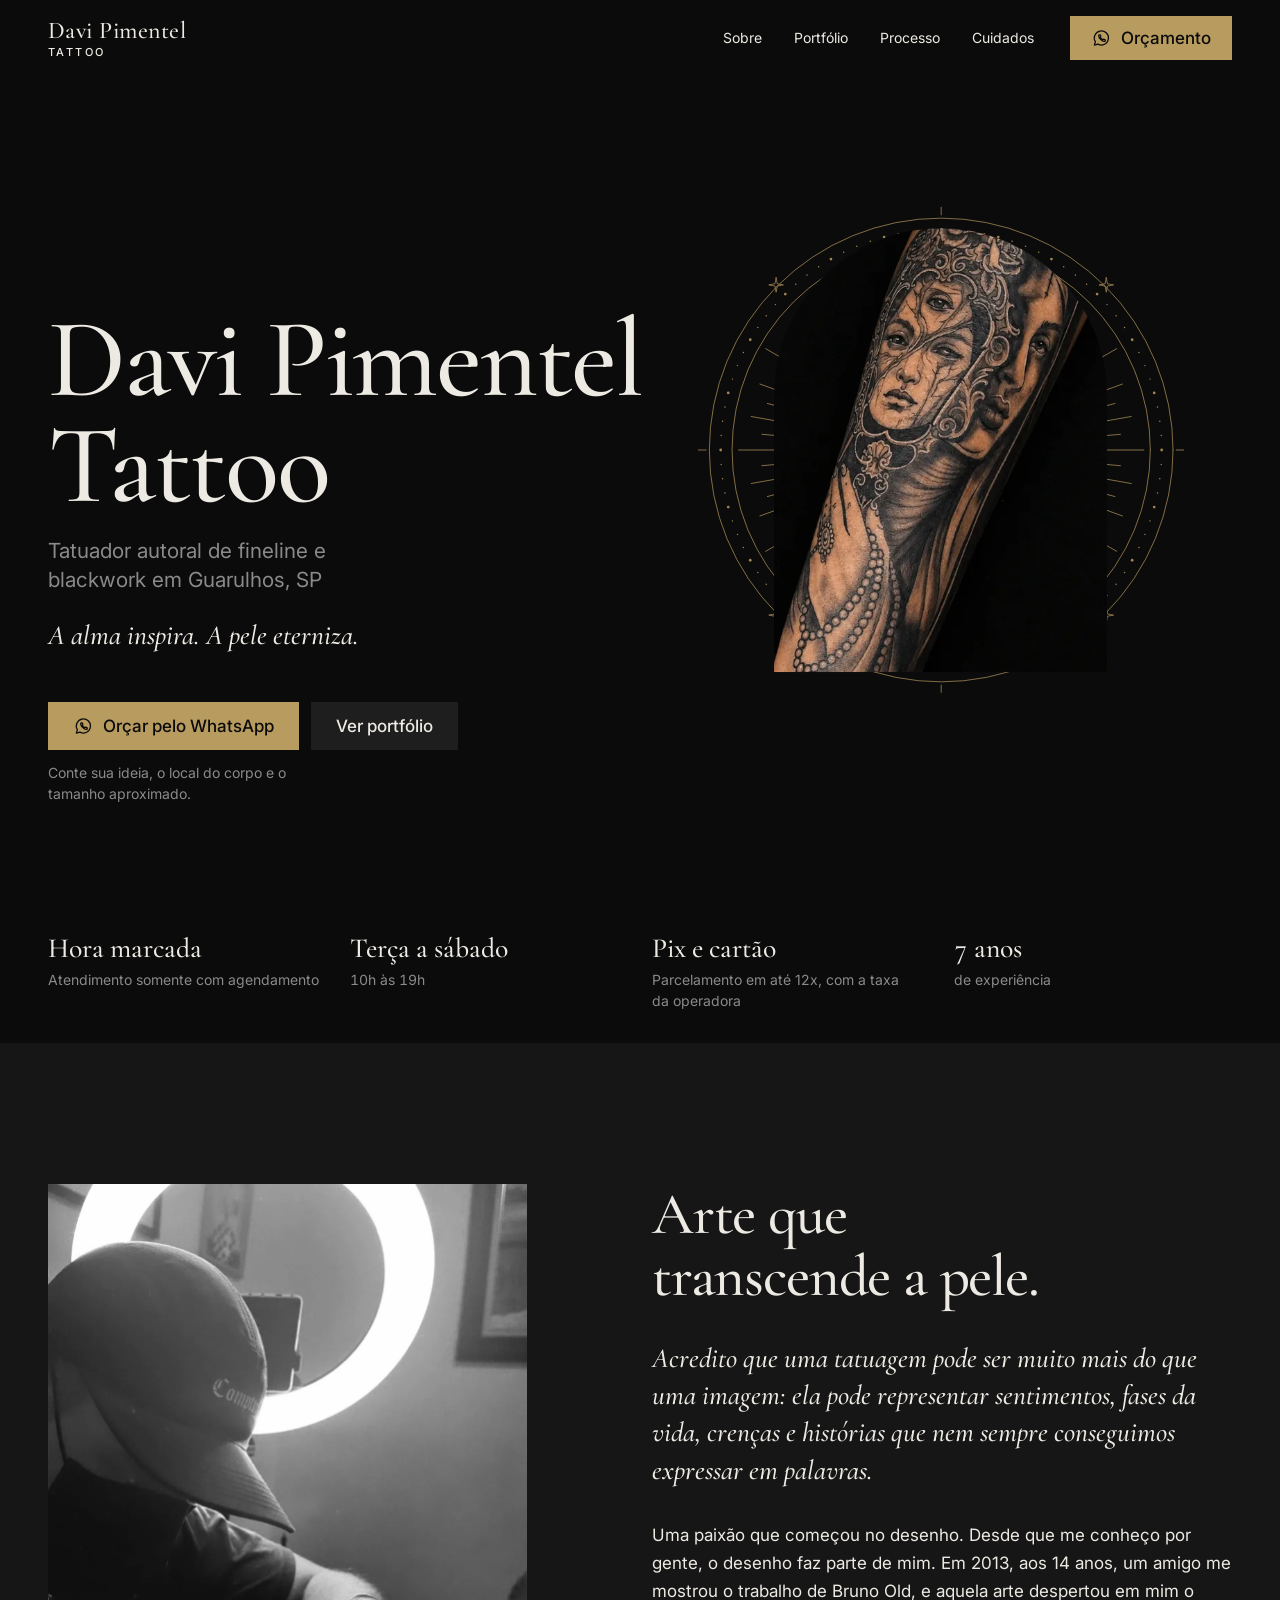
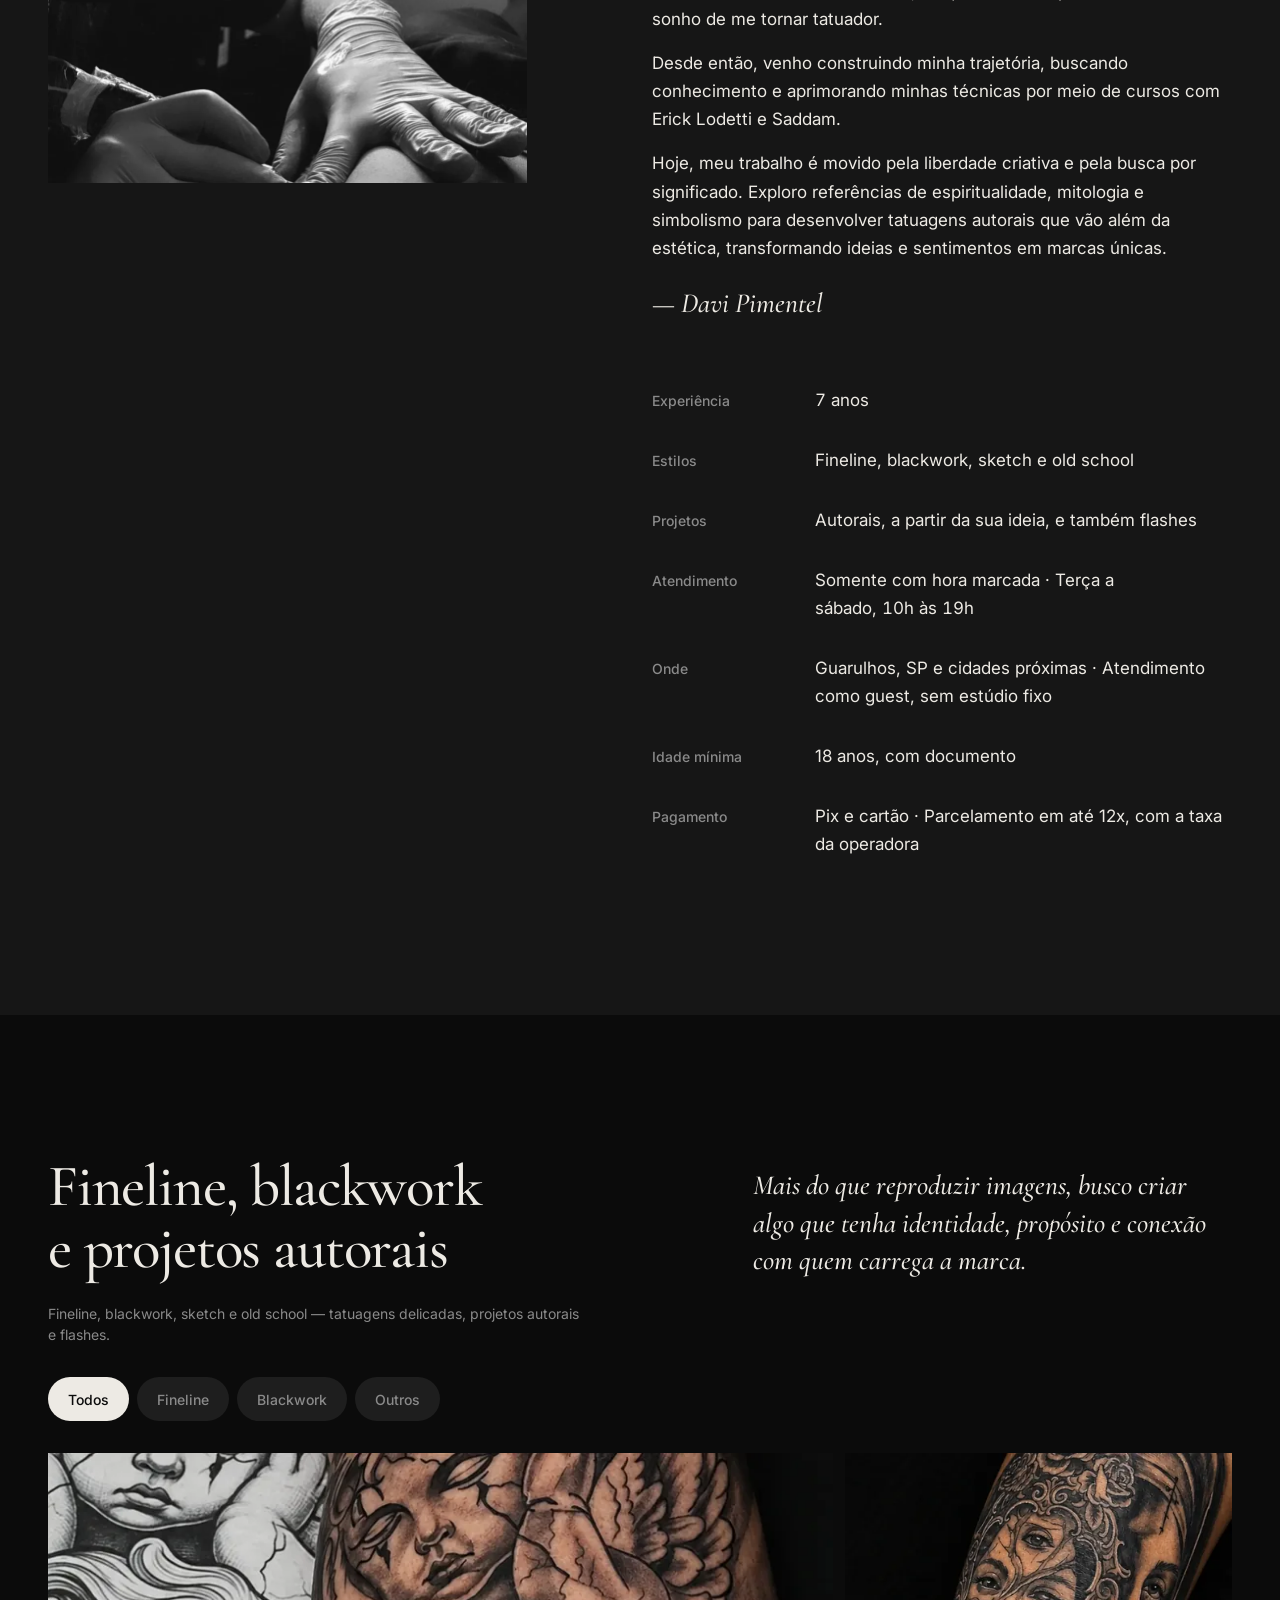
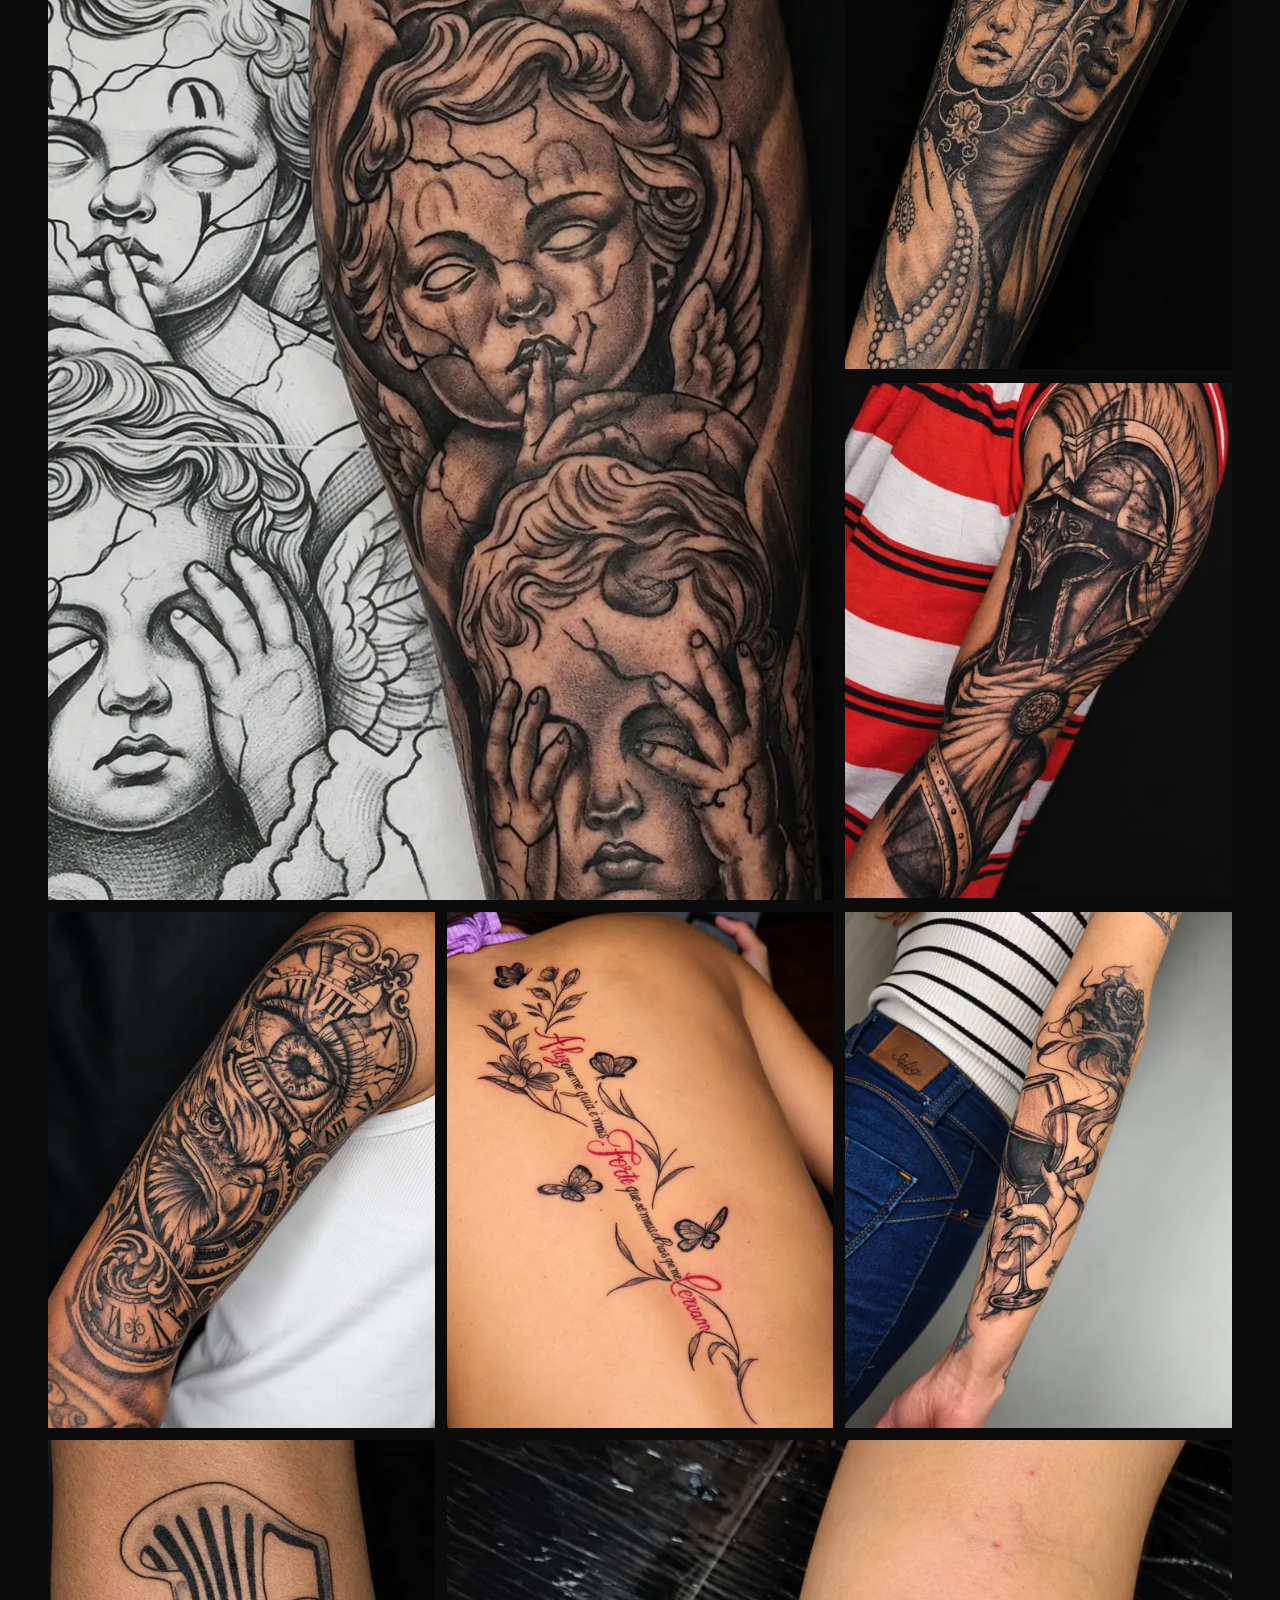
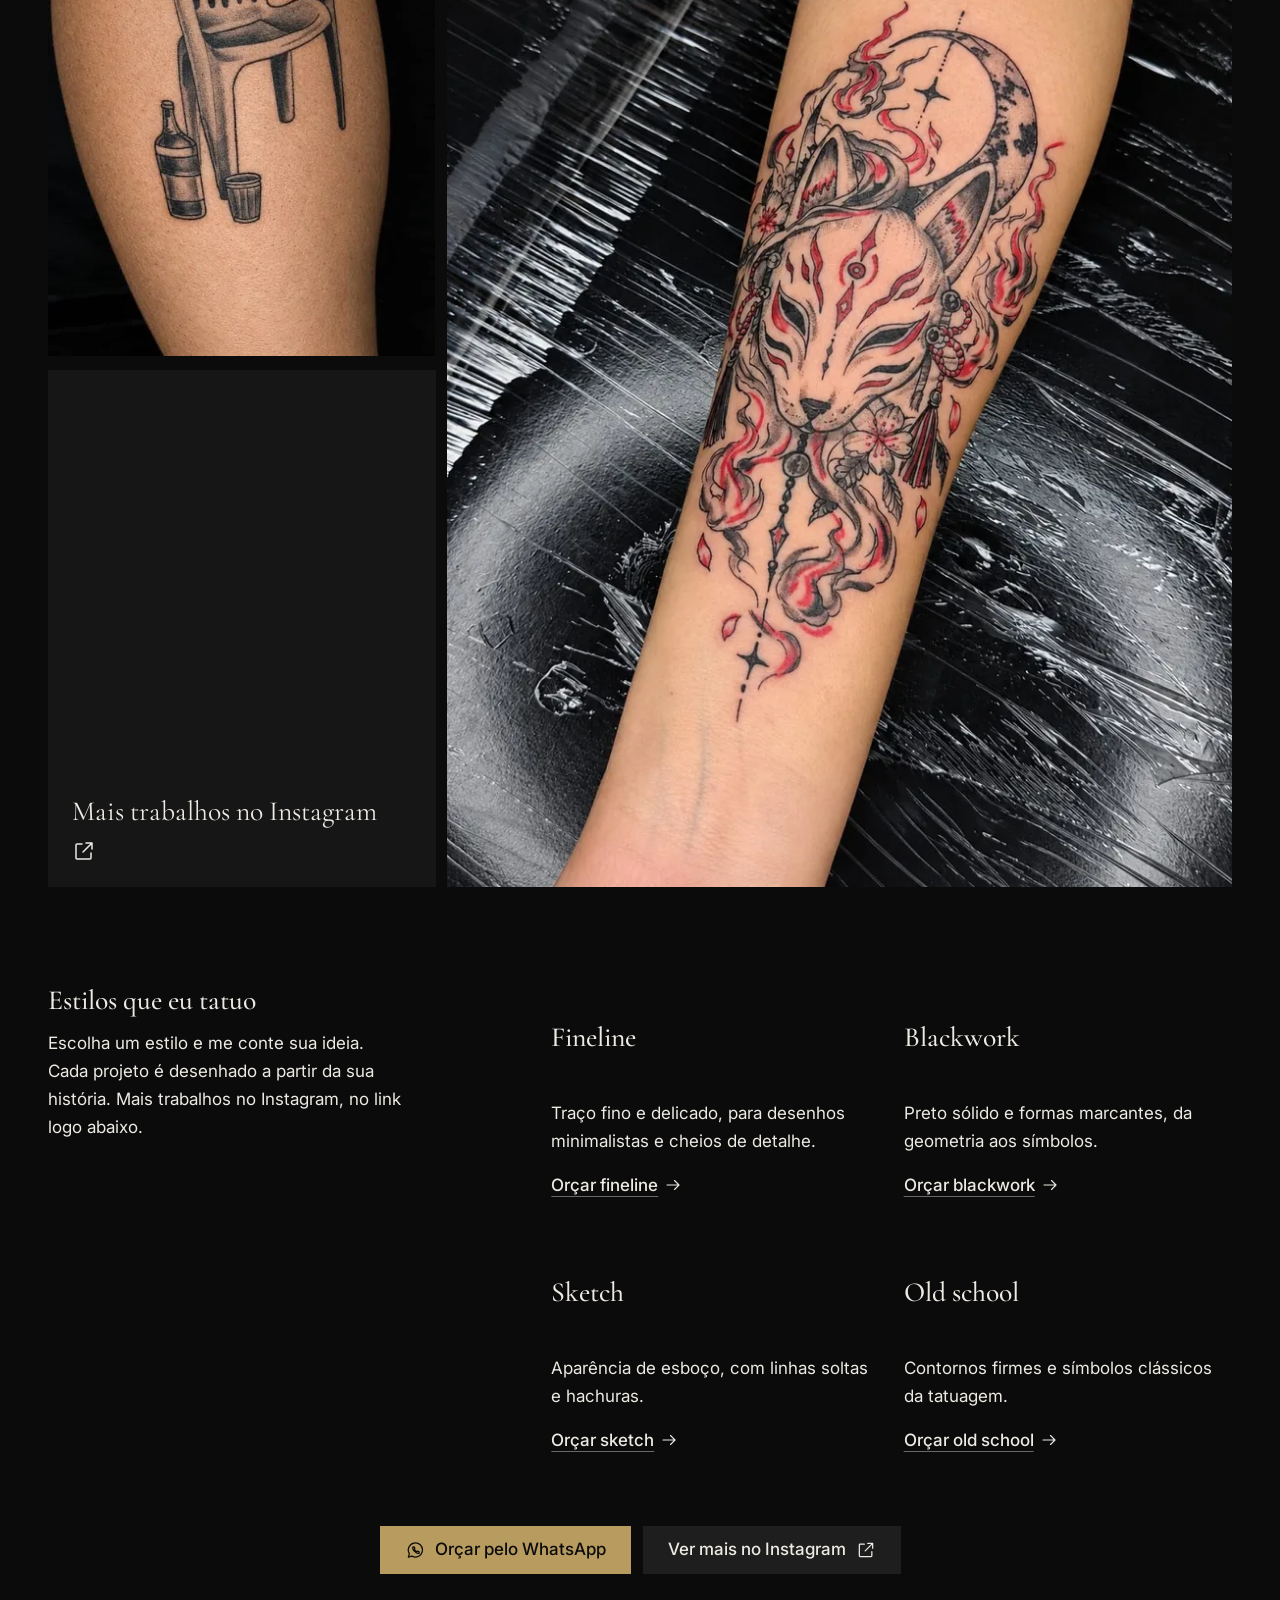
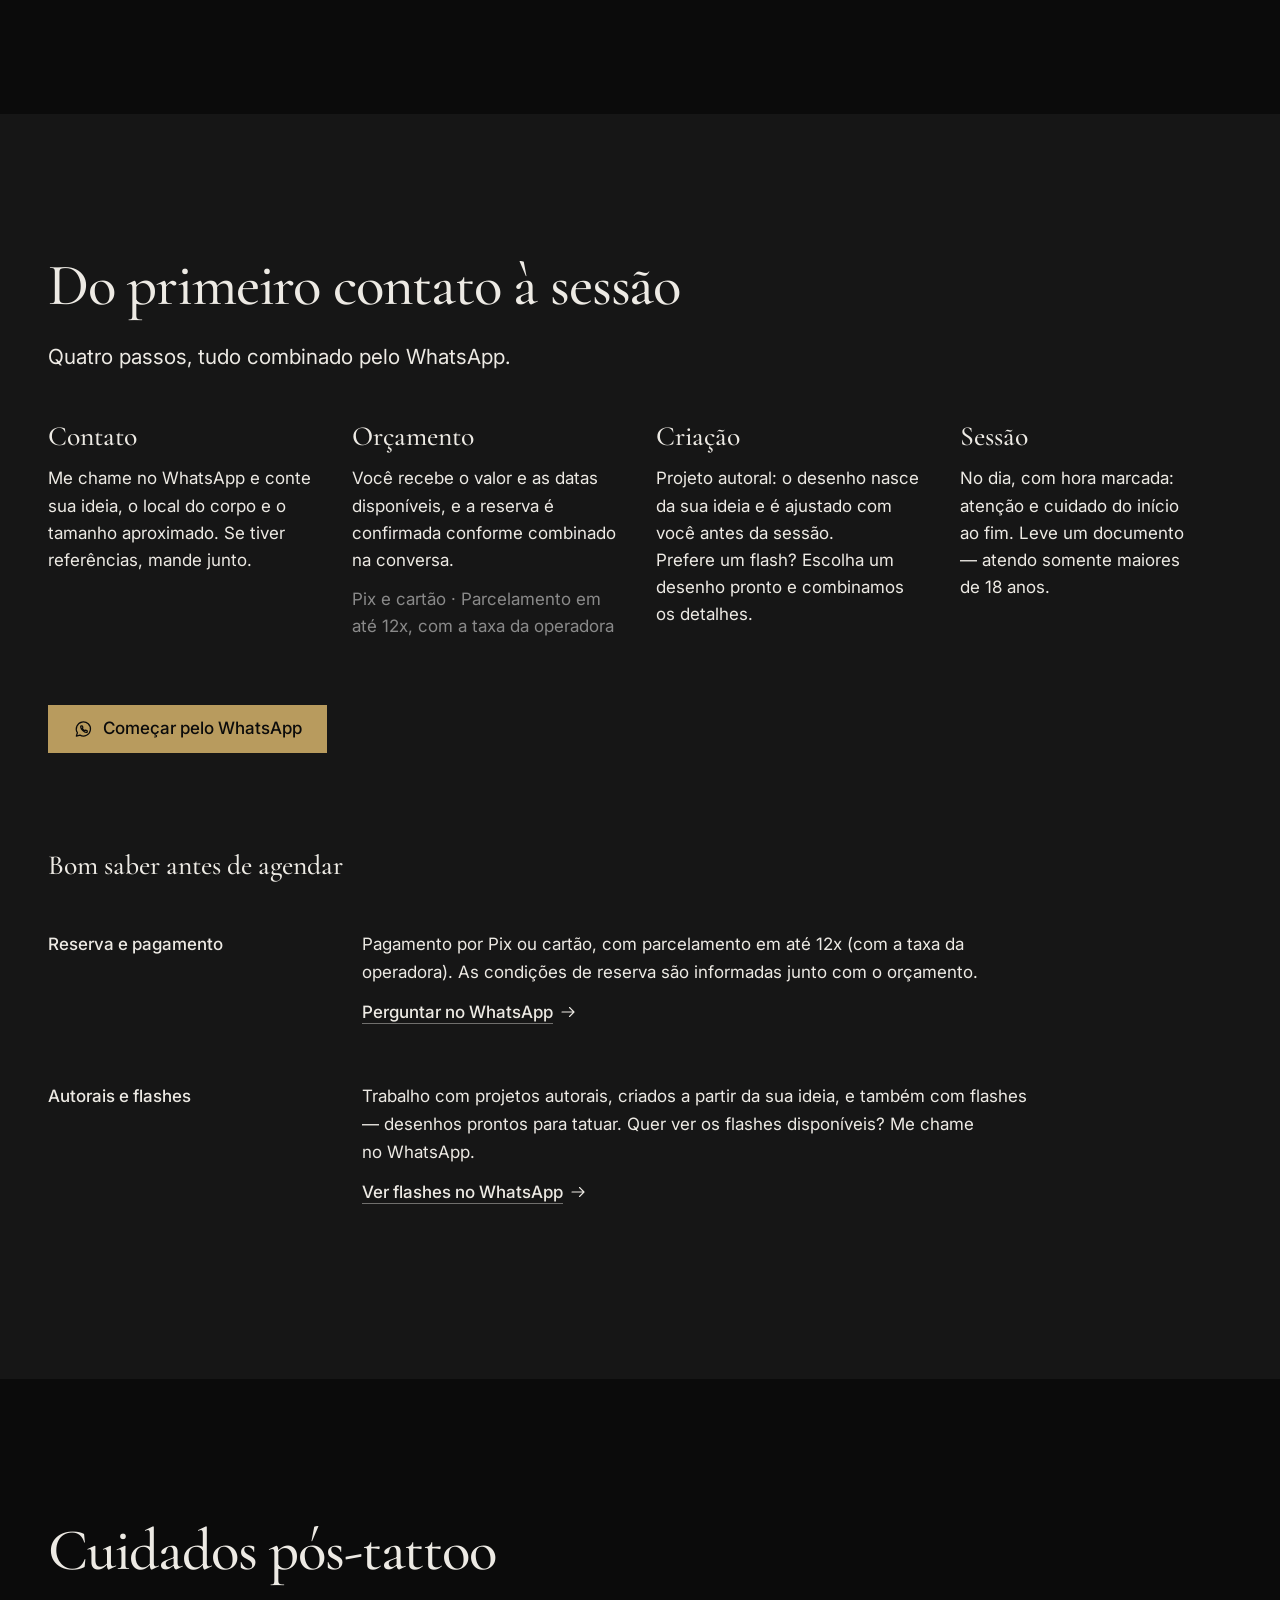
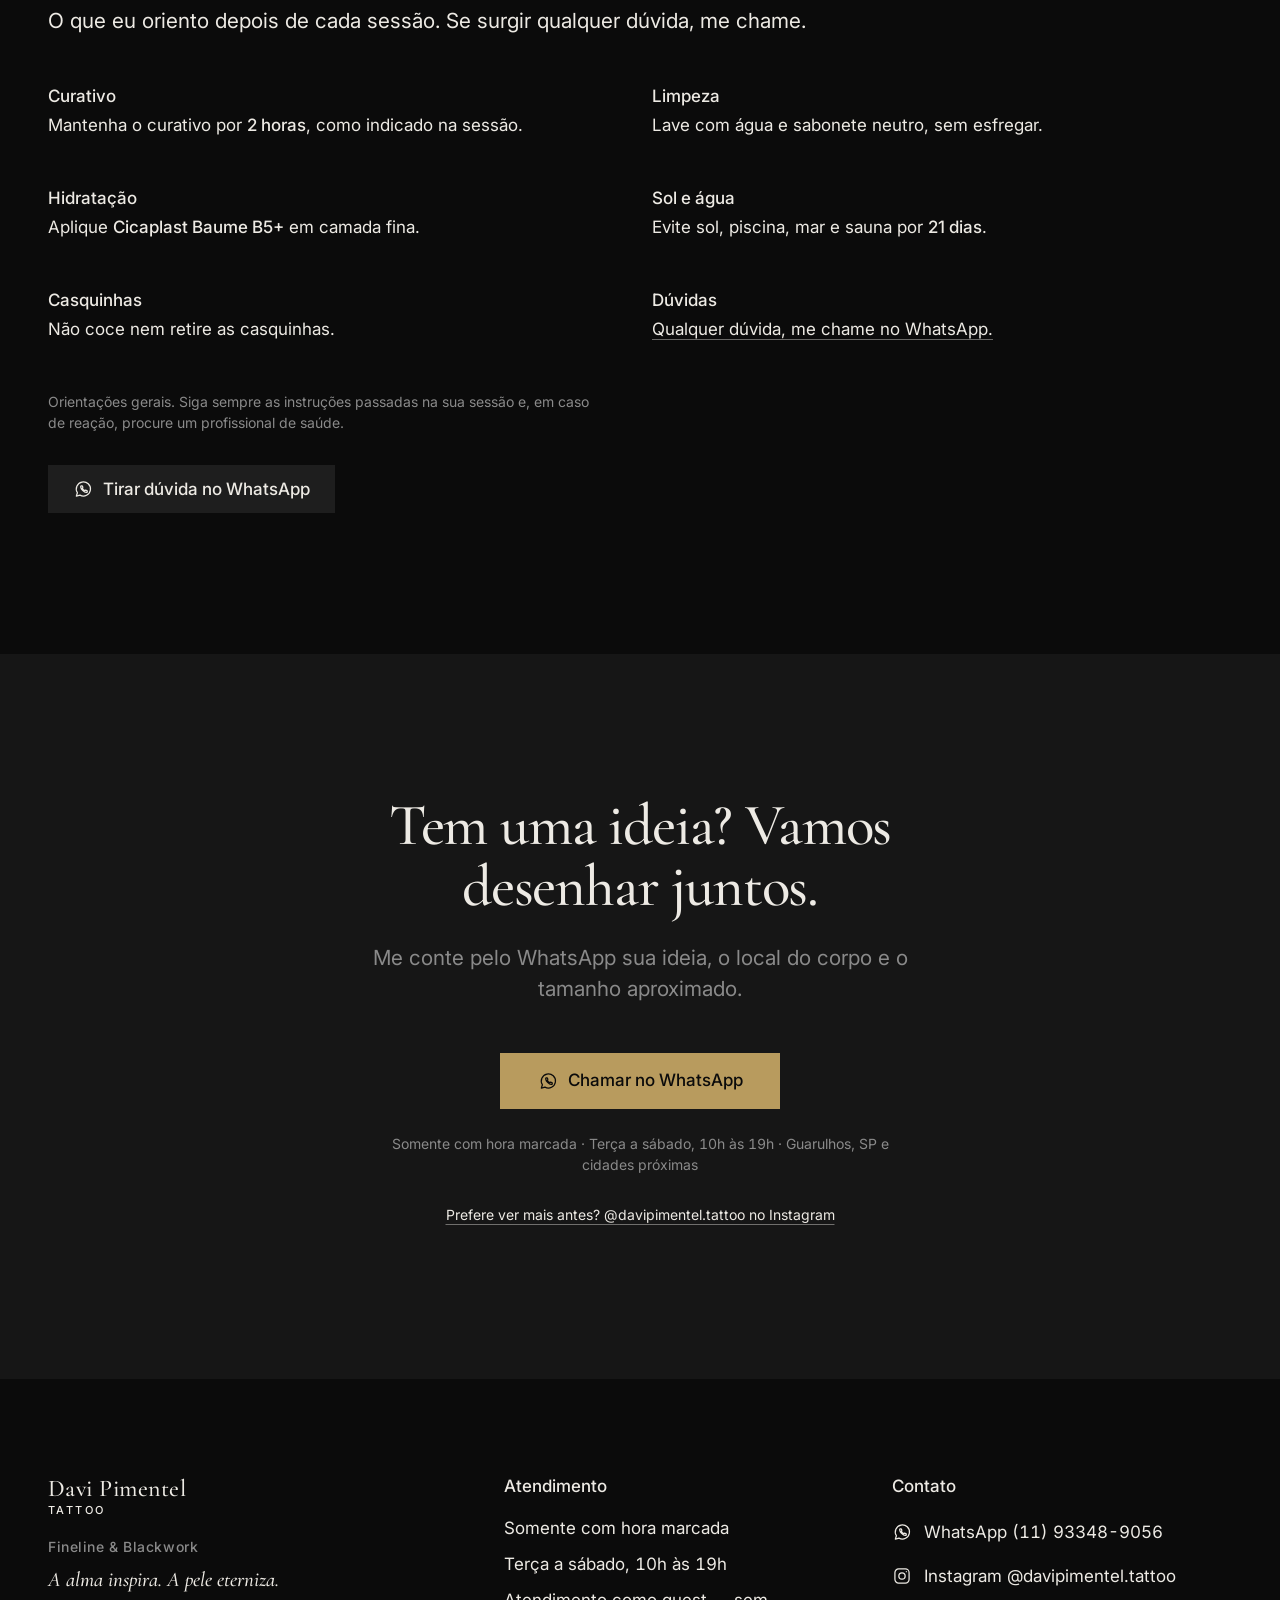
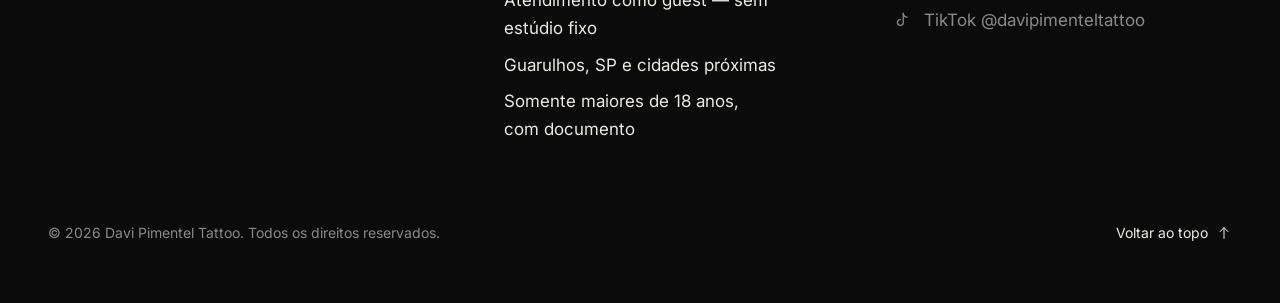
<file: index.html>
<!DOCTYPE html>
<html lang="pt-BR" class="no-js">
<head>
  <meta charset="utf-8">
  <meta name="viewport" content="width=device-width, initial-scale=1, viewport-fit=cover">
  <title>Davi Pimentel Tattoo | Tatuador Fineline e Blackwork em Guarulhos</title>
  <meta name="description" content="Tatuador em Guarulhos, SP, e região. Fineline, blackwork, sketch e old school: tatuagens autorais e flashes, com hora marcada. Orçamento pelo WhatsApp.">
  <link rel="canonical" href="https://www.davipimenteltattoo.com.br/">
  <meta name="robots" content="noindex, nofollow">
  <meta name="theme-color" content="#0B0B0B">
  <meta name="color-scheme" content="dark">
  <link rel="icon" href="favicon.svg" type="image/svg+xml">
  <link rel="icon" href="favicon.ico" sizes="32x32">
  <link rel="apple-touch-icon" href="apple-touch-icon.png">
  <link rel="manifest" href="site.webmanifest">

  <link rel="preconnect" href="https://fonts.googleapis.com">
  <link rel="preconnect" href="https://fonts.gstatic.com" crossorigin>
  <link rel="stylesheet" href="https://fonts.googleapis.com/css2?family=Cormorant+Garamond:ital,wght@0,500;1,500&amp;family=Inter:wght@400;500&amp;display=swap">
  <link rel="stylesheet" href="assets/css/style.css?v=4">
  <script type="module" src="assets/js/main.js?v=4"></script>

  <meta property="og:locale" content="pt_BR">
  <meta property="og:type" content="website">
  <meta property="og:site_name" content="Davi Pimentel Tattoo">
  <meta property="og:url" content="https://guivieirasilva.github.io/davi-pimentel-tattoo-preview/">
  <meta property="og:title" content="Davi Pimentel Tattoo | Tatuador Fineline e Blackwork em Guarulhos">
  <meta property="og:description" content="Tatuagens autorais em fineline e blackwork, com hora marcada. Veja o portfólio e peça seu orçamento pelo WhatsApp.">
  <meta property="og:image" content="https://guivieirasilva.github.io/davi-pimentel-tattoo-preview/assets/img/og/davi-pimentel-tattoo-1200x630.jpg">
  <meta property="og:image:secure_url" content="https://guivieirasilva.github.io/davi-pimentel-tattoo-preview/assets/img/og/davi-pimentel-tattoo-1200x630.jpg">
  <meta property="og:image:type" content="image/jpeg">
  <meta property="og:image:width" content="1200">
  <meta property="og:image:height" content="630">
  <meta property="og:image:alt" content="Davi Pimentel Tattoo — tatuador fineline e blackwork em Guarulhos, SP. Ao lado, tatuagem em preto e cinza de anjos de pedra">
  <meta name="twitter:card" content="summary_large_image">
  <meta name="twitter:title" content="Davi Pimentel Tattoo | Tatuador Fineline e Blackwork em Guarulhos">
  <meta name="twitter:description" content="Tatuagens autorais em fineline e blackwork, com hora marcada. Orce pelo WhatsApp.">
  <meta name="twitter:image" content="https://guivieirasilva.github.io/davi-pimentel-tattoo-preview/assets/img/og/davi-pimentel-tattoo-1200x630.jpg">
  <meta name="twitter:image:alt" content="Davi Pimentel Tattoo — tatuador fineline e blackwork em Guarulhos, SP. Ao lado, tatuagem em preto e cinza de anjos de pedra">

  <script type="application/ld+json">
{
  "@context": "https://schema.org",
  "@graph": [
    {
      "@type": "Person",
      "@id": "https://www.davipimenteltattoo.com.br/#davi",
      "name": "Davi Pimentel",
      "alternateName": "Davi Pimentel Tattoo",
      "jobTitle": "Tatuador",
      "description": "Tatuador com 7 anos de experiência em fineline, blackwork, sketch e old school. Atende como guest, sem estúdio fixo, em Guarulhos, SP e cidades próximas.",
      "url": "https://www.davipimenteltattoo.com.br/",
      "telephone": "+5511933489056",
      "knowsAbout": ["Tatuagem fineline", "Tatuagem blackwork", "Tatuagem sketch", "Tatuagem old school"],
      "sameAs": ["https://www.instagram.com/davipimentel.tattoo"]
    },
    {
      "@type": "Service",
      "@id": "https://www.davipimenteltattoo.com.br/#servico",
      "name": "Tatuagens autorais e flashes",
      "serviceType": "Tatuagem",
      "description": "Tatuagens em fineline, blackwork, sketch e old school, autorais ou flashes. Atendimento como guest, sem estúdio fixo, somente com hora marcada, para maiores de 18 anos.",
      "url": "https://www.davipimenteltattoo.com.br/",
      "provider": { "@id": "https://www.davipimenteltattoo.com.br/#davi" },
      "brand": { "@type": "Brand", "name": "Davi Pimentel Tattoo", "slogan": "A alma inspira. A pele eterniza." },
      "areaServed": [
        { "@type": "City", "name": "Guarulhos", "containedInPlace": { "@type": "State", "name": "São Paulo" } },
        "Cidades próximas a Guarulhos, SP"
      ],
      "hoursAvailable": {
        "@type": "OpeningHoursSpecification",
        "dayOfWeek": ["Tuesday", "Wednesday", "Thursday", "Friday", "Saturday"],
        "opens": "10:00",
        "closes": "19:00"
      },
      "audience": { "@type": "PeopleAudience", "suggestedMinAge": 18 },
      "availableChannel": {
        "@type": "ServiceChannel",
        "serviceUrl": "https://wa.me/5511933489056",
        "servicePhone": { "@type": "ContactPoint", "telephone": "+5511933489056" },
        "availableLanguage": "pt-BR"
      },
      "hasOfferCatalog": {
        "@type": "OfferCatalog",
        "name": "Estilos de tatuagem",
        "itemListElement": [
          { "@type": "Offer", "itemOffered": { "@type": "Service", "name": "Tatuagem fineline" } },
          { "@type": "Offer", "itemOffered": { "@type": "Service", "name": "Tatuagem blackwork" } },
          { "@type": "Offer", "itemOffered": { "@type": "Service", "name": "Tatuagem sketch" } },
          { "@type": "Offer", "itemOffered": { "@type": "Service", "name": "Tatuagem old school" } }
        ]
      }
    },
    {
      "@type": "WebSite",
      "@id": "https://www.davipimenteltattoo.com.br/#site",
      "url": "https://www.davipimenteltattoo.com.br/",
      "name": "Davi Pimentel Tattoo",
      "inLanguage": "pt-BR",
      "publisher": { "@id": "https://www.davipimenteltattoo.com.br/#davi" }
    },
    {
      "@type": "WebPage",
      "@id": "https://www.davipimenteltattoo.com.br/#pagina",
      "url": "https://www.davipimenteltattoo.com.br/",
      "name": "Davi Pimentel Tattoo | Tatuador Fineline e Blackwork em Guarulhos",
      "description": "Tatuador em Guarulhos, SP, e região. Fineline, blackwork, sketch e old school: tatuagens autorais e flashes, com hora marcada. Orçamento pelo WhatsApp.",
      "inLanguage": "pt-BR",
      "isPartOf": { "@id": "https://www.davipimenteltattoo.com.br/#site" },
      "about": { "@id": "https://www.davipimenteltattoo.com.br/#davi" },
      "mainEntity": { "@id": "https://www.davipimenteltattoo.com.br/#servico" },
      "primaryImageOfPage": {
        "@type": "ImageObject",
        "url": "https://www.davipimenteltattoo.com.br/assets/img/og/davi-pimentel-tattoo-1200x630.jpg",
        "width": 1200,
        "height": 630
      }
    }
  ]
}
  </script>
</head>
<body data-hero="type" data-portrait="photo" data-gallery="live" data-wall="hidden">

  <svg hidden aria-hidden="true" xmlns="http://www.w3.org/2000/svg">
    <symbol id="i-menu" viewBox="0 0 24 24"><path d="M4 7h16M4 17h16"/></symbol>
    <symbol id="i-close" viewBox="0 0 24 24"><path d="M6 6l12 12M18 6 6 18"/></symbol>
    <symbol id="i-arrow-right" viewBox="0 0 24 24"><path d="M4 12h16M14 6l6 6-6 6"/></symbol>
    <symbol id="i-arrow-left" viewBox="0 0 24 24"><path d="M20 12H4M10 6l-6 6 6 6"/></symbol>
    <symbol id="i-arrow-down" viewBox="0 0 24 24"><path d="M12 4v16M6 14l6 6 6-6"/></symbol>
    <symbol id="i-external" viewBox="0 0 24 24"><path d="M14 4h6v6M20 4l-9 9M19 14v5a1 1 0 0 1-1 1H5a1 1 0 0 1-1-1V6a1 1 0 0 1 1-1h5"/></symbol>
    <symbol id="i-whatsapp" viewBox="0 0 24 24"><path d="M4 20.5l1.3-4A8.5 8.5 0 1 1 8.4 19.4L4 20.5z"/><path d="M9.3 8.7c.1-.4.4-.6.7-.6h.7c.2 0 .4.1.5.4l.6 1.5c.1.2 0 .5-.1.6l-.5.6c.6 1.2 1.6 2.2 2.8 2.8l.6-.5c.2-.2.4-.2.6-.1l1.5.6c.2.1.4.3.4.5v.7c0 .5-.3.8-.7.9-1.1.3-2.8-.3-4.6-2.1-1.8-1.8-2.4-3.5-2.5-4.3z"/></symbol>
    <symbol id="i-instagram" viewBox="0 0 24 24"><rect x="3.5" y="3.5" width="17" height="17" rx="4.5"/><circle cx="12" cy="12" r="3.8"/><path d="M17.2 6.8h.01"/></symbol>
    <symbol id="i-tiktok" viewBox="0 0 24 24"><path d="M13.5 4v11a3.5 3.5 0 1 1-3.5-3.5"/><path d="M13.5 4c.3 2.7 1.9 4.3 4.5 4.5"/></symbol>
    <symbol id="i-image" viewBox="0 0 24 24"><rect x="3.5" y="4.5" width="17" height="15" rx="1"/><path d="M3.5 16l5-5 4 4 2.5-2.5 5.5 5.5"/><path d="M15.5 8.5h.01"/></symbol>
  </svg>

  <a class="skip" href="#conteudo">Pular para o conteúdo</a>

  <header class="topo" id="topo">
    <div class="container topo-inner">
      <a class="brand" href="#inicio" aria-label="Davi Pimentel Tattoo — início">
        <span class="brand-name">Davi Pimentel</span>
        <span class="brand-tag">TATTOO</span>
      </a>

      <nav class="nav" aria-label="Seções da página">
        <button class="nav-toggle" type="button" aria-expanded="false" aria-controls="nav-list" aria-label="Abrir menu">
          <span class="nav-toggle-bars" aria-hidden="true"><span></span><span></span></span>
        </button>
        <div class="nav-panel" id="nav-list">
          <ul class="nav-links" role="list">
            <li><a href="#sobre">Sobre</a></li>
            <li><a href="#portfolio">Portfólio</a></li>
            <li><a href="#processo">Processo</a></li>
            <li><a href="#cuidados">Cuidados</a></li>
          </ul>
          <div class="nav-extra">
            <a class="btn btn-primary" href="https://wa.me/5511933489056?text=Ol%C3%A1%2C%20Davi!%20Vim%20pelo%20site%20e%20quero%20fazer%20um%20or%C3%A7amento.%0AIdeia%3A%20%0ALocal%20do%20corpo%3A%20%0ATamanho%20aproximado%3A%20" target="_blank" rel="noopener" data-cta="drawer" aria-label="Orçar pelo WhatsApp (abre em nova aba)">
              <svg class="icon" aria-hidden="true" focusable="false"><use href="#i-whatsapp"></use></svg>Orçar pelo WhatsApp
            </a>
            <ul class="nav-social" role="list">
              <li><a href="https://www.instagram.com/davipimentel.tattoo" target="_blank" rel="noopener" aria-label="Instagram @davipimentel.tattoo (abre em nova aba)"><svg class="icon" aria-hidden="true" focusable="false"><use href="#i-instagram"></use></svg>Instagram</a></li>
              <li><span class="nav-social-txt"><svg class="icon" aria-hidden="true" focusable="false"><use href="#i-tiktok"></use></svg>TikTok</span></li>
              <li><a href="https://wa.me/5511933489056?text=Ol%C3%A1%2C%20Davi!%20Vim%20pelo%20site%20e%20quero%20fazer%20um%20or%C3%A7amento.%0AIdeia%3A%20%0ALocal%20do%20corpo%3A%20%0ATamanho%20aproximado%3A%20" target="_blank" rel="noopener" data-cta="drawer" aria-label="WhatsApp (abre em nova aba)"><svg class="icon" aria-hidden="true" focusable="false"><use href="#i-whatsapp"></use></svg>WhatsApp</a></li>
            </ul>
          </div>
        </div>
      </nav>

      <a class="btn btn-primary btn-header" href="https://wa.me/5511933489056?text=Ol%C3%A1%2C%20Davi!%20Vim%20pelo%20site%20e%20quero%20fazer%20um%20or%C3%A7amento.%0AIdeia%3A%20%0ALocal%20do%20corpo%3A%20%0ATamanho%20aproximado%3A%20" target="_blank" rel="noopener" data-cta="header" aria-label="Orçamento pelo WhatsApp (abre em nova aba)">
        <svg class="icon" aria-hidden="true" focusable="false"><use href="#i-whatsapp"></use></svg><span>Orçamento</span>
      </a>
    </div>
  </header>

  <main id="conteudo" tabindex="-1">

    <section id="inicio" class="hero" aria-labelledby="h-inicio" tabindex="-1">
      <div class="hero-stage">
        <div class="sentinela" aria-hidden="true"></div>
        <svg xmlns="http://www.w3.org/2000/svg" viewBox="0 0 600 600" class="hero-art" aria-hidden="true" focusable="false" fill="none" stroke="currentColor" stroke-width="1" stroke-linecap="round" stroke-linejoin="round">
        <g class="e-g d1">
        <circle cx="300" cy="300" r="286" pathLength="1"/>
        <circle cx="300" cy="300" r="258" pathLength="1"/>
        <circle cx="300" cy="300" r="190" pathLength="1"/>
        </g>
        <g class="e-dots" fill="currentColor" stroke="none">
        <circle cx="300" cy="28" r="1.7"/>
        <circle cx="317.79" cy="28.58" r="0.9"/>
        <circle cx="335.5" cy="30.33" r="0.9"/>
        <circle cx="353.06" cy="33.23" r="0.9"/>
        <circle cx="370.4" cy="37.27" r="1.7"/>
        <circle cx="387.43" cy="42.44" r="0.9"/>
        <circle cx="404.09" cy="48.7" r="0.9"/>
        <circle cx="420.3" cy="56.05" r="0.9"/>
        <circle cx="436" cy="64.44" r="1.7"/>
        <circle cx="451.12" cy="73.84" r="0.9"/>
        <circle cx="465.58" cy="84.21" r="0.9"/>
        <circle cx="479.34" cy="95.5" r="0.9"/>
        <circle cx="492.33" cy="107.67" r="1.7"/>
        <circle cx="504.5" cy="120.66" r="0.9"/>
        <circle cx="515.79" cy="134.42" r="0.9"/>
        <circle cx="526.16" cy="148.88" r="0.9"/>
        <circle cx="535.56" cy="164" r="1.7"/>
        <circle cx="543.95" cy="179.7" r="0.9"/>
        <circle cx="551.3" cy="195.91" r="0.9"/>
        <circle cx="557.56" cy="212.57" r="0.9"/>
        <circle cx="562.73" cy="229.6" r="1.7"/>
        <circle cx="566.77" cy="246.94" r="0.9"/>
        <circle cx="569.67" cy="264.5" r="0.9"/>
        <circle cx="571.42" cy="282.21" r="0.9"/>
        <circle cx="572" cy="300" r="1.7"/>
        <circle cx="571.42" cy="317.79" r="0.9"/>
        <circle cx="569.67" cy="335.5" r="0.9"/>
        <circle cx="566.77" cy="353.06" r="0.9"/>
        <circle cx="562.73" cy="370.4" r="1.7"/>
        <circle cx="557.56" cy="387.43" r="0.9"/>
        <circle cx="551.3" cy="404.09" r="0.9"/>
        <circle cx="543.95" cy="420.3" r="0.9"/>
        <circle cx="535.56" cy="436" r="1.7"/>
        <circle cx="526.16" cy="451.12" r="0.9"/>
        <circle cx="515.79" cy="465.58" r="0.9"/>
        <circle cx="504.5" cy="479.34" r="0.9"/>
        <circle cx="492.33" cy="492.33" r="1.7"/>
        <circle cx="479.34" cy="504.5" r="0.9"/>
        <circle cx="465.58" cy="515.79" r="0.9"/>
        <circle cx="451.12" cy="526.16" r="0.9"/>
        <circle cx="436" cy="535.56" r="1.7"/>
        <circle cx="420.3" cy="543.95" r="0.9"/>
        <circle cx="404.09" cy="551.3" r="0.9"/>
        <circle cx="387.43" cy="557.56" r="0.9"/>
        <circle cx="370.4" cy="562.73" r="1.7"/>
        <circle cx="353.06" cy="566.77" r="0.9"/>
        <circle cx="335.5" cy="569.67" r="0.9"/>
        <circle cx="317.79" cy="571.42" r="0.9"/>
        <circle cx="300" cy="572" r="1.7"/>
        <circle cx="282.21" cy="571.42" r="0.9"/>
        <circle cx="264.5" cy="569.67" r="0.9"/>
        <circle cx="246.94" cy="566.77" r="0.9"/>
        <circle cx="229.6" cy="562.73" r="1.7"/>
        <circle cx="212.57" cy="557.56" r="0.9"/>
        <circle cx="195.91" cy="551.3" r="0.9"/>
        <circle cx="179.7" cy="543.95" r="0.9"/>
        <circle cx="164" cy="535.56" r="1.7"/>
        <circle cx="148.88" cy="526.16" r="0.9"/>
        <circle cx="134.42" cy="515.79" r="0.9"/>
        <circle cx="120.66" cy="504.5" r="0.9"/>
        <circle cx="107.67" cy="492.33" r="1.7"/>
        <circle cx="95.5" cy="479.34" r="0.9"/>
        <circle cx="84.21" cy="465.58" r="0.9"/>
        <circle cx="73.84" cy="451.12" r="0.9"/>
        <circle cx="64.44" cy="436" r="1.7"/>
        <circle cx="56.05" cy="420.3" r="0.9"/>
        <circle cx="48.7" cy="404.09" r="0.9"/>
        <circle cx="42.44" cy="387.43" r="0.9"/>
        <circle cx="37.27" cy="370.4" r="1.7"/>
        <circle cx="33.23" cy="353.06" r="0.9"/>
        <circle cx="30.33" cy="335.5" r="0.9"/>
        <circle cx="28.58" cy="317.79" r="0.9"/>
        <circle cx="28" cy="300" r="1.7"/>
        <circle cx="28.58" cy="282.21" r="0.9"/>
        <circle cx="30.33" cy="264.5" r="0.9"/>
        <circle cx="33.23" cy="246.94" r="0.9"/>
        <circle cx="37.27" cy="229.6" r="1.7"/>
        <circle cx="42.44" cy="212.57" r="0.9"/>
        <circle cx="48.7" cy="195.91" r="0.9"/>
        <circle cx="56.05" cy="179.7" r="0.9"/>
        <circle cx="64.44" cy="164" r="1.7"/>
        <circle cx="73.84" cy="148.88" r="0.9"/>
        <circle cx="84.21" cy="134.42" r="0.9"/>
        <circle cx="95.5" cy="120.66" r="0.9"/>
        <circle cx="107.67" cy="107.67" r="1.7"/>
        <circle cx="120.66" cy="95.5" r="0.9"/>
        <circle cx="134.42" cy="84.21" r="0.9"/>
        <circle cx="148.88" cy="73.84" r="0.9"/>
        <circle cx="164" cy="64.44" r="1.7"/>
        <circle cx="179.7" cy="56.05" r="0.9"/>
        <circle cx="195.91" cy="48.7" r="0.9"/>
        <circle cx="212.57" cy="42.44" r="0.9"/>
        <circle cx="229.6" cy="37.27" r="1.7"/>
        <circle cx="246.94" cy="33.23" r="0.9"/>
        <circle cx="264.5" cy="30.33" r="0.9"/>
        <circle cx="282.21" cy="28.58" r="0.9"/>
        </g>
        <g class="e-g d2">
        <path d="M300 102 L300 50" pathLength="1"/>
        <path d="M317.26 102.75 L319.35 78.84" pathLength="1"/>
        <path d="M334.38 105.01 L341.33 65.62" pathLength="1"/>
        <path d="M351.25 108.75 L357.46 85.56" pathLength="1"/>
        <path d="M367.72 113.94 L381.4 76.35" pathLength="1"/>
        <path d="M383.68 120.55 L393.82 98.8" pathLength="1"/>
        <path d="M399 128.53 L425 83.49" pathLength="1"/>
        <path d="M413.57 137.81 L427.33 118.15" pathLength="1"/>
        <path d="M427.27 148.32 L452.98 117.68" pathLength="1"/>
        <path d="M440.01 159.99 L456.98 143.02" pathLength="1"/>
        <path d="M451.68 172.73 L482.32 147.02" pathLength="1"/>
        <path d="M462.19 186.43 L481.85 172.67" pathLength="1"/>
        <path d="M471.47 201 L516.51 175" pathLength="1"/>
        <path d="M479.45 216.32 L501.2 206.18" pathLength="1"/>
        <path d="M486.06 232.28 L523.65 218.6" pathLength="1"/>
        <path d="M491.25 248.75 L514.44 242.54" pathLength="1"/>
        <path d="M494.99 265.62 L534.38 258.67" pathLength="1"/>
        <path d="M497.25 282.74 L521.16 280.65" pathLength="1"/>
        <path d="M498 300 L550 300" pathLength="1"/>
        <path d="M497.25 317.26 L521.16 319.35" pathLength="1"/>
        <path d="M494.99 334.38 L534.38 341.33" pathLength="1"/>
        <path d="M491.25 351.25 L514.44 357.46" pathLength="1"/>
        <path d="M486.06 367.72 L523.65 381.4" pathLength="1"/>
        <path d="M479.45 383.68 L501.2 393.82" pathLength="1"/>
        <path d="M471.47 399 L516.51 425" pathLength="1"/>
        <path d="M462.19 413.57 L481.85 427.33" pathLength="1"/>
        <path d="M451.68 427.27 L482.32 452.98" pathLength="1"/>
        <path d="M440.01 440.01 L456.98 456.98" pathLength="1"/>
        <path d="M427.27 451.68 L452.98 482.32" pathLength="1"/>
        <path d="M413.57 462.19 L427.33 481.85" pathLength="1"/>
        <path d="M399 471.47 L425 516.51" pathLength="1"/>
        <path d="M383.68 479.45 L393.82 501.2" pathLength="1"/>
        <path d="M367.72 486.06 L381.4 523.65" pathLength="1"/>
        <path d="M351.25 491.25 L357.46 514.44" pathLength="1"/>
        <path d="M334.38 494.99 L341.33 534.38" pathLength="1"/>
        <path d="M317.26 497.25 L319.35 521.16" pathLength="1"/>
        <path d="M300 498 L300 550" pathLength="1"/>
        <path d="M282.74 497.25 L280.65 521.16" pathLength="1"/>
        <path d="M265.62 494.99 L258.67 534.38" pathLength="1"/>
        <path d="M248.75 491.25 L242.54 514.44" pathLength="1"/>
        <path d="M232.28 486.06 L218.6 523.65" pathLength="1"/>
        <path d="M216.32 479.45 L206.18 501.2" pathLength="1"/>
        <path d="M201 471.47 L175 516.51" pathLength="1"/>
        <path d="M186.43 462.19 L172.67 481.85" pathLength="1"/>
        <path d="M172.73 451.68 L147.02 482.32" pathLength="1"/>
        <path d="M159.99 440.01 L143.02 456.98" pathLength="1"/>
        <path d="M148.32 427.27 L117.68 452.98" pathLength="1"/>
        <path d="M137.81 413.57 L118.15 427.33" pathLength="1"/>
        <path d="M128.53 399 L83.49 425" pathLength="1"/>
        <path d="M120.55 383.68 L98.8 393.82" pathLength="1"/>
        <path d="M113.94 367.72 L76.35 381.4" pathLength="1"/>
        <path d="M108.75 351.25 L85.56 357.46" pathLength="1"/>
        <path d="M105.01 334.38 L65.62 341.33" pathLength="1"/>
        <path d="M102.75 317.26 L78.84 319.35" pathLength="1"/>
        <path d="M102 300 L50 300" pathLength="1"/>
        <path d="M102.75 282.74 L78.84 280.65" pathLength="1"/>
        <path d="M105.01 265.62 L65.62 258.67" pathLength="1"/>
        <path d="M108.75 248.75 L85.56 242.54" pathLength="1"/>
        <path d="M113.94 232.28 L76.35 218.6" pathLength="1"/>
        <path d="M120.55 216.32 L98.8 206.18" pathLength="1"/>
        <path d="M128.53 201 L83.49 175" pathLength="1"/>
        <path d="M137.81 186.43 L118.15 172.67" pathLength="1"/>
        <path d="M148.32 172.73 L117.68 147.02" pathLength="1"/>
        <path d="M159.99 159.99 L143.02 143.02" pathLength="1"/>
        <path d="M172.73 148.32 L147.02 117.68" pathLength="1"/>
        <path d="M186.43 137.81 L172.67 118.15" pathLength="1"/>
        <path d="M201 128.53 L175 83.49" pathLength="1"/>
        <path d="M216.32 120.55 L206.18 98.8" pathLength="1"/>
        <path d="M232.28 113.94 L218.6 76.35" pathLength="1"/>
        <path d="M248.75 108.75 L242.54 85.56" pathLength="1"/>
        <path d="M265.62 105.01 L258.67 65.62" pathLength="1"/>
        <path d="M282.74 102.75 L280.65 78.84" pathLength="1"/>
        </g>
        <g class="e-g d3">
        <path d="M300 228 Q271.43 176.26 300 118 Q328.57 176.26 300 228 Z" pathLength="1"/>
        <path d="M336 237.65 Q337.13 178.55 391 142.38 Q386.61 207.12 336 237.65 Z" pathLength="1"/>
        <path d="M362.35 264 Q392.88 213.39 457.62 209 Q421.45 262.87 362.35 264 Z" pathLength="1"/>
        <path d="M372 300 Q423.74 271.43 482 300 Q423.74 328.57 372 300 Z" pathLength="1"/>
        <path d="M362.35 336 Q421.45 337.13 457.62 391 Q392.88 386.61 362.35 336 Z" pathLength="1"/>
        <path d="M336 362.35 Q386.61 392.88 391 457.62 Q337.13 421.45 336 362.35 Z" pathLength="1"/>
        <path d="M300 372 Q328.57 423.74 300 482 Q271.43 423.74 300 372 Z" pathLength="1"/>
        <path d="M264 362.35 Q262.87 421.45 209 457.62 Q213.39 392.88 264 362.35 Z" pathLength="1"/>
        <path d="M237.65 336 Q207.12 386.61 142.38 391 Q178.55 337.13 237.65 336 Z" pathLength="1"/>
        <path d="M228 300 Q176.26 328.57 118 300 Q176.26 271.43 228 300 Z" pathLength="1"/>
        <path d="M237.65 264 Q178.55 262.87 142.38 209 Q207.12 213.39 237.65 264 Z" pathLength="1"/>
        <path d="M264 237.65 Q213.39 207.12 209 142.38 Q262.87 178.55 264 237.65 Z" pathLength="1"/>
        </g>
        <g class="e-g d4">
        <path d="M318.63 230.45 Q307.12 198.25 334.16 172.5 Q344.71 208.32 318.63 230.45 Z" pathLength="1"/>
        <path d="M350.91 249.09 Q357.04 215.44 393.34 206.66 Q384.56 242.96 350.91 249.09 Z" pathLength="1"/>
        <path d="M369.55 281.37 Q391.68 255.29 427.5 265.84 Q401.75 292.88 369.55 281.37 Z" pathLength="1"/>
        <path d="M369.55 318.63 Q401.75 307.12 427.5 334.16 Q391.68 344.71 369.55 318.63 Z" pathLength="1"/>
        <path d="M350.91 350.91 Q384.56 357.04 393.34 393.34 Q357.04 384.56 350.91 350.91 Z" pathLength="1"/>
        <path d="M318.63 369.55 Q344.71 391.68 334.16 427.5 Q307.12 401.75 318.63 369.55 Z" pathLength="1"/>
        <path d="M281.37 369.55 Q292.88 401.75 265.84 427.5 Q255.29 391.68 281.37 369.55 Z" pathLength="1"/>
        <path d="M249.09 350.91 Q242.96 384.56 206.66 393.34 Q215.44 357.04 249.09 350.91 Z" pathLength="1"/>
        <path d="M230.45 318.63 Q208.32 344.71 172.5 334.16 Q198.25 307.12 230.45 318.63 Z" pathLength="1"/>
        <path d="M230.45 281.37 Q198.25 292.88 172.5 265.84 Q208.32 255.29 230.45 281.37 Z" pathLength="1"/>
        <path d="M249.09 249.09 Q215.44 242.96 206.66 206.66 Q242.96 215.44 249.09 249.09 Z" pathLength="1"/>
        <path d="M281.37 230.45 Q255.29 208.32 265.84 172.5 Q292.88 198.25 281.37 230.45 Z" pathLength="1"/>
        <circle cx="300" cy="300" r="66" pathLength="1"/>
        </g>
        <g class="e-g d5">
        <path d="M338.47 321.35 A44 44 0 1 1 300.03 256 A38 38 0 1 0 338.47 321.35 Z" pathLength="1"/>
        <path d="M320 283 L321.84 292.16 L331 294 L321.84 295.84 L320 305 L318.16 295.84 L309 294 L318.16 292.16 Z" pathLength="1"/>
        </g>
        <g class="e-g d6">
        <path d="M503.65 87.35 L505.06 94.94 L512.65 96.35 L505.06 97.77 L503.65 105.35 L502.23 97.77 L494.65 96.35 L502.23 94.94 Z" pathLength="1"/>
        <path d="M503.65 494.65 L505.06 502.23 L512.65 503.65 L505.06 505.06 L503.65 512.65 L502.23 505.06 L494.65 503.65 L502.23 502.23 Z" pathLength="1"/>
        <path d="M96.35 494.65 L97.77 502.23 L105.35 503.65 L97.77 505.06 L96.35 512.65 L94.94 505.06 L87.35 503.65 L94.94 502.23 Z" pathLength="1"/>
        <path d="M96.35 87.35 L97.77 94.94 L105.35 96.35 L97.77 97.77 L96.35 105.35 L94.94 97.77 L87.35 96.35 L94.94 94.94 Z" pathLength="1"/>
        <path d="M300 10 L300 0" pathLength="1"/>
        <path d="M590 300 L600 300" pathLength="1"/>
        <path d="M300 590 L300 600" pathLength="1"/>
        <path d="M10 300 L0 300" pathLength="1"/>
        </g>
        </svg>

        <div class="placeholder placeholder-hero" role="img" aria-label="Espaço reservado D2: mãos tatuando em close, a substituir" data-slot="hero">
          <svg class="icon" aria-hidden="true" focusable="false"><use href="#i-image"></use></svg>
          <span class="placeholder-label">D2 · Mãos tatuando em close (16:9) ou D9 · vídeo curto · Substituir</span>
        </div>

        <figure class="hero-foto" aria-hidden="true">
          <picture>
            <source type="image/webp" srcset="assets/img/portfolio/02-blackwork-retratos-femininos-ornamentais-480.webp 480w, assets/img/portfolio/02-blackwork-retratos-femininos-ornamentais-800.webp 800w, assets/img/portfolio/02-blackwork-retratos-femininos-ornamentais-1200.webp 1200w" sizes="(min-width: 900px) 28vw, 100vw">
            <img src="assets/img/portfolio/02-blackwork-retratos-femininos-ornamentais-800.jpg" srcset="assets/img/portfolio/02-blackwork-retratos-femininos-ornamentais-480.jpg 480w, assets/img/portfolio/02-blackwork-retratos-femininos-ornamentais-800.jpg 800w, assets/img/portfolio/02-blackwork-retratos-femininos-ornamentais-1200.jpg 1200w" sizes="(min-width: 900px) 28vw, 100vw" width="800" height="1067" alt="" fetchpriority="high" decoding="async">
          </picture>
        </figure>
        <div class="hero-inner">
          <div class="hero-text">
            <h1 id="h-inicio">
              <span class="h1-name">Davi Pimentel Tattoo</span>
              <span class="h1-sub">Tatuador autoral de fineline e blackwork em Guarulhos, SP</span>
            </h1>
            <p class="slogan">A alma inspira. A pele eterniza.</p>
            <div class="hero-actions">
              <a class="btn btn-primary" id="hero-cta" href="https://wa.me/5511933489056?text=Ol%C3%A1%2C%20Davi!%20Vim%20pelo%20site%20e%20quero%20fazer%20um%20or%C3%A7amento.%0AIdeia%3A%20%0ALocal%20do%20corpo%3A%20%0ATamanho%20aproximado%3A%20" target="_blank" rel="noopener" data-cta="hero_primary" aria-label="Orçar pelo WhatsApp (abre em nova aba)">
                <svg class="icon" aria-hidden="true" focusable="false"><use href="#i-whatsapp"></use></svg>Orçar pelo WhatsApp
              </a>
              <p class="helper">Conte sua ideia, o local do corpo e o tamanho aproximado.</p>
              <a class="btn btn-ghost" href="#portfolio">Ver portfólio</a>
            </div>
          </div>
        </div>
      </div>

      <div class="fatos">
        <div class="container">
          <dl class="fatos-list">
            <div><dt>Hora marcada</dt><dd>Atendimento somente com agendamento</dd></div>
            <div><dt>Terça a sábado</dt><dd class="tnum">10h&nbsp;às&nbsp;19h</dd></div>
            <div><dt>Pix e cartão</dt><dd>Parcelamento em até&nbsp;12x, com a taxa da operadora</dd></div>
            <div><dt class="tnum">7&nbsp;anos</dt><dd>de experiência</dd></div>
          </dl>
        </div>
      </div>
    </section>

    <section id="sobre" class="sobre" aria-labelledby="h-sobre" tabindex="-1">
      <div class="container sobre-grid">
        <div class="sobre-head reveal">
          <h2 id="h-sobre">Arte que transcende a pele.</h2>
        </div>

        <div class="sobre-media">
          <div class="placeholder placeholder-portrait" role="img" aria-label="Espaço reservado D1: retrato de Davi Pimentel, a substituir" data-slot="portrait">
            <svg class="icon" aria-hidden="true" focusable="false"><use href="#i-image"></use></svg>
            <span class="placeholder-label">D1 · Retrato do Davi em P&amp;B (4:5) · Substituir</span>
          </div>
          <picture class="sobre-pic">
            <source type="image/webp" srcset="assets/img/sobre/retrato-480.webp 480w, assets/img/sobre/retrato-960.webp 960w" sizes="(min-width: 900px) 40vw, 100vw">
            <img src="assets/img/sobre/retrato-960.jpg" srcset="assets/img/sobre/retrato-480.jpg 480w, assets/img/sobre/retrato-960.jpg 960w" sizes="(min-width: 900px) 40vw, 100vw" width="960" height="1200" alt="Davi Pimentel tatuando, de boné e luvas, com uma luz circular ao fundo, em preto e branco" loading="lazy" decoding="async">
          </picture>
        </div>

        <div class="sobre-body reveal">
          <blockquote class="quote">
            <p>Acredito que uma tatuagem pode ser muito mais do que uma imagem: ela pode representar sentimentos, fases da vida, crenças e histórias que nem sempre conseguimos expressar em palavras.</p>
          </blockquote>
          <div class="prose">
            <p>Uma paixão que começou no desenho. Desde que me conheço por gente, o desenho faz parte de mim. Em 2013, aos 14 anos, um amigo me mostrou o trabalho de Bruno Old, e aquela arte despertou em mim o sonho de me tornar tatuador.</p>
            <p>Desde então, venho construindo minha trajetória, buscando conhecimento e aprimorando minhas técnicas por meio de cursos com Erick Lodetti e Saddam.</p>
            <p>Hoje, meu trabalho é movido pela liberdade criativa e pela busca por significado. Exploro referências de espiritualidade, mitologia e simbolismo para desenvolver tatuagens autorais que vão além da estética, transformando ideias e sentimentos em marcas únicas.</p>
          </div>
          <p class="assinatura">— Davi Pimentel</p>

          <dl class="ficha">
            <div><dt>Experiência</dt><dd class="tnum">7&nbsp;anos</dd></div>
            <div><dt>Estilos</dt><dd>Fineline, blackwork, sketch e old school</dd></div>
            <div><dt>Projetos</dt><dd>Autorais, a partir da sua ideia, e também flashes</dd></div>
            <div><dt>Atendimento</dt><dd>Somente com hora marcada · <span class="tnum">Terça a sábado, 10h&nbsp;às&nbsp;19h</span></dd></div>
            <div><dt>Onde</dt><dd>Guarulhos, SP e cidades próximas · Atendimento como guest, sem estúdio fixo</dd></div>
            <div><dt>Idade mínima</dt><dd>18&nbsp;anos, com documento</dd></div>
            <div><dt>Pagamento</dt><dd>Pix e cartão · Parcelamento em até&nbsp;12x, com a taxa da operadora</dd></div>
          </dl>
        </div>
      </div>
    </section>

    <section id="portfolio" class="portfolio" aria-labelledby="h-portfolio" tabindex="-1">
      <div class="container portfolio-head reveal">
        <h2 id="h-portfolio">Fineline, blackwork e projetos autorais</h2>
        <blockquote class="quote">
          <p>Mais do que reproduzir imagens, busco criar algo que tenha identidade, propósito e conexão com quem carrega a marca.</p>
        </blockquote>
        <p class="pratica">Fineline, blackwork, sketch e old school — tatuagens delicadas, projetos autorais e flashes.</p>

        <div class="filtros" role="group" aria-label="Filtrar portfólio">
          <button type="button" class="chip" data-filter="all" aria-pressed="true">Todos</button>
          <button type="button" class="chip" data-filter="fineline" aria-pressed="false">Fineline</button>
          <button type="button" class="chip" data-filter="blackwork" aria-pressed="false">Blackwork</button>
          <button type="button" class="chip" data-filter="sketch" aria-pressed="false">Sketch</button>
          <button type="button" class="chip" data-filter="anime" aria-pressed="false">Anime</button>
          <button type="button" class="chip" data-filter="outros" aria-pressed="false">Outros</button>
        </div>
        <p class="sr-only" aria-live="polite" id="filtro-status"></p>
      </div>

      <ul class="galeria" role="list">
<li data-cat="blackwork" data-destaque="true">
  <figure>
    <button type="button" class="tile" aria-label="Ampliar: Tatuagem em preto e cinza de três anjos de pedra rachada no braço, ao lado do desenho original, por Davi Pimentel Tattoo"
            data-full="assets/img/portfolio/01-blackwork-anjos-pedra-1440.webp" data-cat-label="Blackwork" data-local="braço" data-label="Blackwork · braço">
      <picture>
        <source type="image/webp"
                srcset="assets/img/portfolio/01-blackwork-anjos-pedra-480.webp 480w,
                        assets/img/portfolio/01-blackwork-anjos-pedra-800.webp 800w,
                        assets/img/portfolio/01-blackwork-anjos-pedra-1200.webp 1200w,
                        assets/img/portfolio/01-blackwork-anjos-pedra-1440.webp 1440w"
                sizes="(min-width: 1280px) 785px, (min-width: 900px) 61vw, 100vw">
        <img src="assets/img/portfolio/01-blackwork-anjos-pedra-800.jpg"
             srcset="assets/img/portfolio/01-blackwork-anjos-pedra-480.jpg 480w,
                     assets/img/portfolio/01-blackwork-anjos-pedra-800.jpg 800w,
                     assets/img/portfolio/01-blackwork-anjos-pedra-1200.jpg 1200w,
                     assets/img/portfolio/01-blackwork-anjos-pedra-1440.jpg 1440w"
             sizes="(min-width: 1280px) 785px, (min-width: 900px) 61vw, 100vw"
             width="800" height="1067" loading="lazy" decoding="async"
             alt="Tatuagem em preto e cinza de três anjos de pedra rachada no braço, ao lado do desenho original, por Davi Pimentel Tattoo">
      </picture>
    </button>
    <figcaption class="sr-only">Tatuagem em preto e cinza de três anjos de pedra rachada no braço, ao lado do desenho original, por Davi Pimentel Tattoo</figcaption>
  </figure>
</li>
<li data-cat="blackwork">
  <figure>
    <button type="button" class="tile" aria-label="Ampliar: Tatuagem em preto e cinza de dois rostos femininos com moldura ornamental, rosas e colar de pérolas no braço, por Davi Pimentel Tattoo"
            data-full="assets/img/portfolio/02-blackwork-retratos-femininos-ornamentais-1440.webp" data-cat-label="Blackwork" data-local="braço" data-label="Blackwork · braço">
      <picture>
        <source type="image/webp"
                srcset="assets/img/portfolio/02-blackwork-retratos-femininos-ornamentais-480.webp 480w,
                        assets/img/portfolio/02-blackwork-retratos-femininos-ornamentais-800.webp 800w,
                        assets/img/portfolio/02-blackwork-retratos-femininos-ornamentais-1200.webp 1200w,
                        assets/img/portfolio/02-blackwork-retratos-femininos-ornamentais-1440.webp 1440w"
                sizes="(min-width: 1280px) 387px, (min-width: 900px) 30vw, 50vw">
        <img src="assets/img/portfolio/02-blackwork-retratos-femininos-ornamentais-800.jpg"
             srcset="assets/img/portfolio/02-blackwork-retratos-femininos-ornamentais-480.jpg 480w,
                     assets/img/portfolio/02-blackwork-retratos-femininos-ornamentais-800.jpg 800w,
                     assets/img/portfolio/02-blackwork-retratos-femininos-ornamentais-1200.jpg 1200w,
                     assets/img/portfolio/02-blackwork-retratos-femininos-ornamentais-1440.jpg 1440w"
             sizes="(min-width: 1280px) 387px, (min-width: 900px) 30vw, 50vw"
             width="800" height="1067" loading="lazy" decoding="async"
             alt="Tatuagem em preto e cinza de dois rostos femininos com moldura ornamental, rosas e colar de pérolas no braço, por Davi Pimentel Tattoo">
      </picture>
    </button>
    <figcaption class="sr-only">Tatuagem em preto e cinza de dois rostos femininos com moldura ornamental, rosas e colar de pérolas no braço, por Davi Pimentel Tattoo</figcaption>
  </figure>
</li>
<li data-cat="blackwork">
  <figure>
    <button type="button" class="tile" aria-label="Ampliar: Tatuagem em preto e cinza de elmo espartano com capa e escudo no braço, por Davi Pimentel Tattoo"
            data-full="assets/img/portfolio/03-blackwork-elmo-espartano-1440.webp" data-cat-label="Blackwork" data-local="braço" data-label="Blackwork · braço">
      <picture>
        <source type="image/webp"
                srcset="assets/img/portfolio/03-blackwork-elmo-espartano-480.webp 480w,
                        assets/img/portfolio/03-blackwork-elmo-espartano-800.webp 800w,
                        assets/img/portfolio/03-blackwork-elmo-espartano-1200.webp 1200w,
                        assets/img/portfolio/03-blackwork-elmo-espartano-1440.webp 1440w"
                sizes="(min-width: 1280px) 387px, (min-width: 900px) 30vw, 50vw">
        <img src="assets/img/portfolio/03-blackwork-elmo-espartano-800.jpg"
             srcset="assets/img/portfolio/03-blackwork-elmo-espartano-480.jpg 480w,
                     assets/img/portfolio/03-blackwork-elmo-espartano-800.jpg 800w,
                     assets/img/portfolio/03-blackwork-elmo-espartano-1200.jpg 1200w,
                     assets/img/portfolio/03-blackwork-elmo-espartano-1440.jpg 1440w"
             sizes="(min-width: 1280px) 387px, (min-width: 900px) 30vw, 50vw"
             width="800" height="1066" loading="lazy" decoding="async"
             alt="Tatuagem em preto e cinza de elmo espartano com capa e escudo no braço, por Davi Pimentel Tattoo">
      </picture>
    </button>
    <figcaption class="sr-only">Tatuagem em preto e cinza de elmo espartano com capa e escudo no braço, por Davi Pimentel Tattoo</figcaption>
  </figure>
</li>
<li data-cat="blackwork">
  <figure>
    <button type="button" class="tile" aria-label="Ampliar: Tatuagem em preto e cinza de águia com relógio de algarismos romanos, olho e engrenagens no braço"
            data-full="assets/img/portfolio/04-blackwork-aguia-relogio-1086.webp" data-cat-label="Blackwork" data-local="braço" data-label="Blackwork · braço">
      <picture>
        <source type="image/webp"
                srcset="assets/img/portfolio/04-blackwork-aguia-relogio-480.webp 480w,
                        assets/img/portfolio/04-blackwork-aguia-relogio-800.webp 800w,
                        assets/img/portfolio/04-blackwork-aguia-relogio-1086.webp 1086w"
                sizes="(min-width: 1280px) 387px, (min-width: 900px) 30vw, 50vw">
        <img src="assets/img/portfolio/04-blackwork-aguia-relogio-800.jpg"
             srcset="assets/img/portfolio/04-blackwork-aguia-relogio-480.jpg 480w,
                     assets/img/portfolio/04-blackwork-aguia-relogio-800.jpg 800w,
                     assets/img/portfolio/04-blackwork-aguia-relogio-1086.jpg 1086w"
             sizes="(min-width: 1280px) 387px, (min-width: 900px) 30vw, 50vw"
             width="800" height="1067" loading="lazy" decoding="async"
             alt="Tatuagem em preto e cinza de águia com relógio de algarismos romanos, olho e engrenagens no braço">
      </picture>
    </button>
    <figcaption class="sr-only">Tatuagem em preto e cinza de águia com relógio de algarismos romanos, olho e engrenagens no braço</figcaption>
  </figure>
</li>
<li data-cat="fineline">
  <figure>
    <button type="button" class="tile" aria-label="Ampliar: Tatuagem em traço fino de frase em letra cursiva, com flores e borboletas, nas costas"
            data-full="assets/img/portfolio/05-fineline-frase-borboletas-1086.webp" data-cat-label="Fineline" data-local="costas" data-label="Fineline · costas">
      <picture>
        <source type="image/webp"
                srcset="assets/img/portfolio/05-fineline-frase-borboletas-480.webp 480w,
                        assets/img/portfolio/05-fineline-frase-borboletas-800.webp 800w,
                        assets/img/portfolio/05-fineline-frase-borboletas-1086.webp 1086w"
                sizes="(min-width: 1280px) 387px, (min-width: 900px) 30vw, 50vw">
        <img src="assets/img/portfolio/05-fineline-frase-borboletas-800.jpg"
             srcset="assets/img/portfolio/05-fineline-frase-borboletas-480.jpg 480w,
                     assets/img/portfolio/05-fineline-frase-borboletas-800.jpg 800w,
                     assets/img/portfolio/05-fineline-frase-borboletas-1086.jpg 1086w"
             sizes="(min-width: 1280px) 387px, (min-width: 900px) 30vw, 50vw"
             width="800" height="1067" loading="lazy" decoding="async"
             alt="Tatuagem em traço fino de frase em letra cursiva, com flores e borboletas, nas costas">
      </picture>
    </button>
    <figcaption class="sr-only">Tatuagem em traço fino de frase em letra cursiva, com flores e borboletas, nas costas</figcaption>
  </figure>
</li>
<li data-cat="blackwork">
  <figure>
    <button type="button" class="tile" aria-label="Ampliar: Tatuagem em preto e cinza de mão segurando taça de vinho e cigarro, com rosa e fumaça, no antebraço"
            data-full="assets/img/portfolio/06-blackwork-taca-vinho-1086.webp" data-cat-label="Blackwork" data-local="antebraço" data-label="Blackwork · antebraço">
      <picture>
        <source type="image/webp"
                srcset="assets/img/portfolio/06-blackwork-taca-vinho-480.webp 480w,
                        assets/img/portfolio/06-blackwork-taca-vinho-800.webp 800w,
                        assets/img/portfolio/06-blackwork-taca-vinho-1086.webp 1086w"
                sizes="(min-width: 1280px) 387px, (min-width: 900px) 30vw, 50vw">
        <img src="assets/img/portfolio/06-blackwork-taca-vinho-800.jpg"
             srcset="assets/img/portfolio/06-blackwork-taca-vinho-480.jpg 480w,
                     assets/img/portfolio/06-blackwork-taca-vinho-800.jpg 800w,
                     assets/img/portfolio/06-blackwork-taca-vinho-1086.jpg 1086w"
             sizes="(min-width: 1280px) 387px, (min-width: 900px) 30vw, 50vw"
             width="800" height="1067" loading="lazy" decoding="async"
             alt="Tatuagem em preto e cinza de mão segurando taça de vinho e cigarro, com rosa e fumaça, no antebraço">
      </picture>
    </button>
    <figcaption class="sr-only">Tatuagem em preto e cinza de mão segurando taça de vinho e cigarro, com rosa e fumaça, no antebraço</figcaption>
  </figure>
</li>
<li data-cat="blackwork">
  <figure>
    <button type="button" class="tile" aria-label="Ampliar: Tatuagem em preto e cinza de cadeira de plástico com garrafa e copo"
            data-full="assets/img/portfolio/07-blackwork-cadeira-garrafa-610.webp" data-cat-label="Blackwork">
      <picture>
        <source type="image/webp"
                srcset="assets/img/portfolio/07-blackwork-cadeira-garrafa-480.webp 480w,
                        assets/img/portfolio/07-blackwork-cadeira-garrafa-610.webp 610w"
                sizes="(min-width: 1280px) 387px, (min-width: 900px) 30vw, 50vw">
        <img src="assets/img/portfolio/07-blackwork-cadeira-garrafa-610.jpg"
             srcset="assets/img/portfolio/07-blackwork-cadeira-garrafa-480.jpg 480w,
                     assets/img/portfolio/07-blackwork-cadeira-garrafa-610.jpg 610w"
             sizes="(min-width: 1280px) 387px, (min-width: 900px) 30vw, 50vw"
             width="610" height="816" loading="lazy" decoding="async"
             alt="Tatuagem em preto e cinza de cadeira de plástico com garrafa e copo">
      </picture>
    </button>
    <figcaption class="sr-only">Tatuagem em preto e cinza de cadeira de plástico com garrafa e copo</figcaption>
  </figure>
</li>
<li data-cat="outros" data-destaque="true">
  <figure>
    <button type="button" class="tile" aria-label="Ampliar: Tatuagem de máscara kitsune com lua crescente, flores de cerejeira e chamas em preto e vermelho no antebraço"
            data-full="assets/img/portfolio/08-outros-mascara-kitsune-1086.webp" data-cat-label="Outros" data-local="antebraço" data-label="Outros · antebraço">
      <picture>
        <source type="image/webp"
                srcset="assets/img/portfolio/08-outros-mascara-kitsune-480.webp 480w,
                        assets/img/portfolio/08-outros-mascara-kitsune-800.webp 800w,
                        assets/img/portfolio/08-outros-mascara-kitsune-1086.webp 1086w"
                sizes="(min-width: 1280px) 785px, (min-width: 900px) 61vw, 50vw">
        <img src="assets/img/portfolio/08-outros-mascara-kitsune-800.jpg"
             srcset="assets/img/portfolio/08-outros-mascara-kitsune-480.jpg 480w,
                     assets/img/portfolio/08-outros-mascara-kitsune-800.jpg 800w,
                     assets/img/portfolio/08-outros-mascara-kitsune-1086.jpg 1086w"
             sizes="(min-width: 1280px) 785px, (min-width: 900px) 61vw, 50vw"
             width="800" height="1067" loading="lazy" decoding="async"
             alt="Tatuagem de máscara kitsune com lua crescente, flores de cerejeira e chamas em preto e vermelho no antebraço">
      </picture>
    </button>
    <figcaption class="sr-only">Tatuagem de máscara kitsune com lua crescente, flores de cerejeira e chamas em preto e vermelho no antebraço</figcaption>
  </figure>
</li>
<li class="galeria-mais">
  <a class="galeria-mais-link" href="https://www.instagram.com/davipimentel.tattoo" target="_blank" rel="noopener" aria-label="Mais trabalhos no Instagram @davipimentel.tattoo (abre em nova aba)">
    <span>Mais trabalhos no Instagram</span>
    <svg class="icon" aria-hidden="true" focusable="false"><use href="#i-external"></use></svg>
  </a>
</li>
      </ul>

      <div class="container">
        <div class="galeria-pendente">
          <div class="estilos-head reveal">
            <h3>Estilos que eu tatuo</h3>
            <p>Escolha um estilo e me conte sua ideia. Cada projeto é desenhado a partir da sua história. Mais trabalhos no Instagram, no link logo abaixo.</p>
          </div>
          <ul class="estilos reveal-group" role="list">
          <li class="estilo reveal">
            <h4>Fineline</h4>
            <p>Traço fino e delicado, para desenhos minimalistas e cheios de detalhe.</p>
            <a class="link-seta" href="https://wa.me/5511933489056?text=Ol%C3%A1%2C%20Davi!%20Vim%20pelo%20site%20e%20quero%20or%C3%A7ar%20uma%20tatuagem%20fineline.%0AIdeia%3A%20%0ALocal%20do%20corpo%3A%20%0ATamanho%20aproximado%3A%20" target="_blank" rel="noopener" data-cta="estilo_fineline" aria-label="Orçar fineline pelo WhatsApp (abre em nova aba)">Orçar fineline<svg class="icon" aria-hidden="true" focusable="false"><use href="#i-arrow-right"></use></svg></a>
          </li>
          <li class="estilo reveal">
            <h4>Blackwork</h4>
            <p>Preto sólido e formas marcantes, da geometria aos símbolos.</p>
            <a class="link-seta" href="https://wa.me/5511933489056?text=Ol%C3%A1%2C%20Davi!%20Vim%20pelo%20site%20e%20quero%20or%C3%A7ar%20uma%20tatuagem%20blackwork.%0AIdeia%3A%20%0ALocal%20do%20corpo%3A%20%0ATamanho%20aproximado%3A%20" target="_blank" rel="noopener" data-cta="estilo_blackwork" aria-label="Orçar blackwork pelo WhatsApp (abre em nova aba)">Orçar blackwork<svg class="icon" aria-hidden="true" focusable="false"><use href="#i-arrow-right"></use></svg></a>
          </li>
          <li class="estilo reveal">
            <h4>Sketch</h4>
            <p>Aparência de esboço, com linhas soltas e hachuras.</p>
            <a class="link-seta" href="https://wa.me/5511933489056?text=Ol%C3%A1%2C%20Davi!%20Vim%20pelo%20site%20e%20quero%20or%C3%A7ar%20uma%20tatuagem%20sketch.%0AIdeia%3A%20%0ALocal%20do%20corpo%3A%20%0ATamanho%20aproximado%3A%20" target="_blank" rel="noopener" data-cta="estilo_sketch" aria-label="Orçar sketch pelo WhatsApp (abre em nova aba)">Orçar sketch<svg class="icon" aria-hidden="true" focusable="false"><use href="#i-arrow-right"></use></svg></a>
          </li>
          <li class="estilo reveal">
            <h4>Old school</h4>
            <p>Contornos firmes e símbolos clássicos da tatuagem.</p>
            <a class="link-seta" href="https://wa.me/5511933489056?text=Ol%C3%A1%2C%20Davi!%20Vim%20pelo%20site%20e%20quero%20or%C3%A7ar%20uma%20tatuagem%20old%20school.%0AIdeia%3A%20%0ALocal%20do%20corpo%3A%20%0ATamanho%20aproximado%3A%20" target="_blank" rel="noopener" data-cta="estilo_oldschool" aria-label="Orçar old school pelo WhatsApp (abre em nova aba)">Orçar old school<svg class="icon" aria-hidden="true" focusable="false"><use href="#i-arrow-right"></use></svg></a>
          </li>
          </ul>
        </div>
      </div>

      <div class="container portfolio-actions reveal">
        <a class="btn btn-primary" href="https://wa.me/5511933489056?text=Ol%C3%A1%2C%20Davi!%20Vim%20pelo%20site%20e%20quero%20fazer%20um%20or%C3%A7amento.%0AIdeia%3A%20%0ALocal%20do%20corpo%3A%20%0ATamanho%20aproximado%3A%20" target="_blank" rel="noopener" data-cta="portfolio" aria-label="Orçar pelo WhatsApp (abre em nova aba)">
          <svg class="icon" aria-hidden="true" focusable="false"><use href="#i-whatsapp"></use></svg>Orçar pelo WhatsApp
        </a>
        <a class="btn btn-ghost" href="https://www.instagram.com/davipimentel.tattoo" target="_blank" rel="noopener" aria-label="Ver mais no Instagram @davipimentel.tattoo (abre em nova aba)">Ver mais no Instagram<svg class="icon" aria-hidden="true" focusable="false"><use href="#i-external"></use></svg></a>
      </div>
    </section>

    <section id="processo" class="processo" aria-labelledby="h-processo" tabindex="-1">
      <div class="container">
        <div class="processo-head reveal">
          <h2 id="h-processo">Do primeiro contato à sessão</h2>
          <p class="lead">Quatro passos, tudo combinado pelo WhatsApp.</p>
        </div>

        <ol class="etapas reveal-group" role="list">
          <li class="reveal">
            <h3>Contato</h3>
            <p>Me chame no WhatsApp e conte sua ideia, o local do corpo e o tamanho aproximado. Se tiver referências, mande junto.</p>
          </li>
          <li class="reveal">
            <h3>Orçamento</h3>
            <p>Você recebe o valor e as datas disponíveis, e a reserva é confirmada conforme combinado na conversa.</p>
            <p class="nota">Pix e cartão · Parcelamento em até&nbsp;12x, com a taxa da operadora</p>
          </li>
          <li class="reveal">
            <h3>Criação</h3>
            <p>Projeto autoral: o desenho nasce da sua ideia e é ajustado com você antes da sessão. Prefere um flash? Escolha um desenho pronto e combinamos os detalhes.</p>
          </li>
          <li class="reveal">
            <h3>Sessão</h3>
            <p>No dia, com hora marcada: atenção e cuidado do início ao fim. Leve um documento — atendo somente maiores de 18&nbsp;anos.</p>
          </li>
        </ol>

        <div class="slots-revisao">
          <div class="placeholder" role="img" aria-label="Espaço reservado D3: Davi desenhando o projeto" data-slot="processo-criacao"><svg class="icon" aria-hidden="true" focusable="false"><use href="#i-image"></use></svg><span class="placeholder-label">D3 · Davi desenhando o projeto (4:5)</span></div>
          <div class="placeholder" role="img" aria-label="Espaço reservado D6: estêncil e conversa com o cliente" data-slot="processo-sessao"><svg class="icon" aria-hidden="true" focusable="false"><use href="#i-image"></use></svg><span class="placeholder-label">D6 · Estêncil e conversa com o cliente, sem rosto (4:5)</span></div>
          <div class="placeholder" role="img" aria-label="Espaço reservado D5: bancada preparada" data-slot="processo-higiene"><svg class="icon" aria-hidden="true" focusable="false"><use href="#i-image"></use></svg><span class="placeholder-label">D5 · Bancada preparada (4:5) · só com texto de higiene validado</span></div>
          <div class="placeholder" role="img" aria-label="Espaço reservado D10: folhas de flash" data-slot="processo-flashes"><svg class="icon" aria-hidden="true" focusable="false"><use href="#i-image"></use></svg><span class="placeholder-label">D10 · Folhas de flash vistas de cima (4:5)</span></div>
        </div>

        <p class="section-cta reveal">
          <a class="btn btn-primary" href="https://wa.me/5511933489056?text=Ol%C3%A1%2C%20Davi!%20Vim%20pelo%20site%20e%20quero%20fazer%20um%20or%C3%A7amento.%0AIdeia%3A%20%0ALocal%20do%20corpo%3A%20%0ATamanho%20aproximado%3A%20" target="_blank" rel="noopener" data-cta="process" aria-label="Começar pelo WhatsApp (abre em nova aba)">
            <svg class="icon" aria-hidden="true" focusable="false"><use href="#i-whatsapp"></use></svg>Começar pelo WhatsApp
          </a>
        </p>

        <div id="antes-de-agendar" class="saber-wrap reveal" tabindex="-1">
          <h3>Bom saber antes de agendar</h3>
          <dl class="saber">
            <div>
              <dt>Reserva e pagamento</dt>
              <dd>Pagamento por Pix ou cartão, com parcelamento em até&nbsp;12x (com a taxa da operadora). As condições de reserva são informadas junto com o orçamento.
                <a class="link-seta" href="https://wa.me/5511933489056?text=Ol%C3%A1%2C%20Davi!%20Vim%20pelo%20site%20e%20tenho%20uma%20d%C3%BAvida%20antes%20de%20agendar%3A%20" target="_blank" rel="noopener" data-cta="question" aria-label="Perguntar no WhatsApp (abre em nova aba)">Perguntar no WhatsApp<svg class="icon" aria-hidden="true" focusable="false"><use href="#i-arrow-right"></use></svg></a>
              </dd>
            </div>
            <div>
              <dt>Autorais e flashes</dt>
              <dd>Trabalho com projetos autorais, criados a partir da sua ideia, e também com flashes — desenhos prontos para tatuar. Quer ver os flashes disponíveis? Me chame no WhatsApp.
                <a class="link-seta" href="https://wa.me/5511933489056?text=Ol%C3%A1%2C%20Davi!%20Vim%20pelo%20site%20e%20quero%20ver%20os%20flashes%20dispon%C3%ADveis." target="_blank" rel="noopener" data-cta="flashes" aria-label="Ver flashes no WhatsApp (abre em nova aba)">Ver flashes no WhatsApp<svg class="icon" aria-hidden="true" focusable="false"><use href="#i-arrow-right"></use></svg></a>
              </dd>
            </div>
            <div data-confirmed="false">
              <dt>Higiene e segurança</dt>
              <dd>Higiene e biossegurança fazem parte de cada sessão, do início ao fim. Primeira tatuagem? Me pergunte no WhatsApp como funciona.
                <a class="link-seta" href="https://wa.me/5511933489056?text=Ol%C3%A1%2C%20Davi!%20Vim%20pelo%20site%20e%20tenho%20uma%20d%C3%BAvida%20antes%20de%20agendar%3A%20" target="_blank" rel="noopener" data-cta="question" aria-label="Perguntar no WhatsApp (abre em nova aba)">Perguntar no WhatsApp<svg class="icon" aria-hidden="true" focusable="false"><use href="#i-arrow-right"></use></svg></a>
              </dd>
            </div>
            <div data-confirmed="false">
              <dt>Coberturas e cor</dt>
              <dd>Coberturas e tatuagens coloridas são avaliadas caso a caso. Mande a foto ou a ideia no WhatsApp.
                <a class="link-seta" href="https://wa.me/5511933489056?text=Ol%C3%A1%2C%20Davi!%20Vim%20pelo%20site%20e%20quero%20avaliar%20uma%20cobertura%20ou%20tatuagem%20colorida.%20Segue%20a%20foto%20ou%20a%20ideia%3A%20" target="_blank" rel="noopener" data-cta="coverup" aria-label="Enviar no WhatsApp (abre em nova aba)">Enviar no WhatsApp<svg class="icon" aria-hidden="true" focusable="false"><use href="#i-arrow-right"></use></svg></a>
              </dd>
            </div>
          </dl>
        </div>
      </div>
    </section>
    <div class="parede">
      <div class="placeholder placeholder-wall" role="img" aria-label="Espaço reservado D8: cliente com a tatuagem cicatrizada, a substituir" data-slot="wall">
        <svg class="icon" aria-hidden="true" focusable="false"><use href="#i-image"></use></svg>
        <span class="placeholder-label">D8 · Cliente com a tatuagem cicatrizada (21:9) · Substituir</span>
      </div>
    </div>

    <section id="cuidados" class="cuidados-sec" aria-labelledby="h-cuidados" tabindex="-1">
      <div class="container">
        <div class="cuidados-head reveal">
          <h2 id="h-cuidados">Cuidados pós-tattoo</h2>
          <p class="lead">O que eu oriento depois de cada sessão. Se surgir qualquer dúvida, me chame.</p>
        </div>

        <ol class="cuidados reveal-group" role="list">
          <li class="reveal">
            <div>
              <h3>Curativo</h3>
              <p>Mantenha o curativo por <strong>2&nbsp;horas</strong>, como indicado na sessão.</p>
            </div>
          </li>
          <li class="reveal">
            <div>
              <h3>Limpeza</h3>
              <p>Lave com água e sabonete neutro, sem esfregar.</p>
            </div>
          </li>
          <li class="reveal">
            <div>
              <h3>Hidratação</h3>
              <p>Aplique <strong>Cicaplast Baume B5+</strong> em camada fina.</p>
            </div>
          </li>
          <li class="reveal">
            <div>
              <h3>Sol e água</h3>
              <p>Evite sol, piscina, mar e sauna por <strong>21&nbsp;dias</strong>.</p>
            </div>
          </li>
          <li class="reveal">
            <div>
              <h3>Casquinhas</h3>
              <p>Não coce nem retire as casquinhas.</p>
            </div>
          </li>
          <li class="reveal">
            <div>
              <h3>Dúvidas</h3>
              <p><a class="link-inline" href="https://wa.me/5511933489056?text=Ol%C3%A1%2C%20Davi!%20Fiz%20uma%20tatuagem%20com%20voc%C3%AA%20e%20tenho%20uma%20d%C3%BAvida%20sobre%20os%20cuidados%3A%20" target="_blank" rel="noopener" data-cta="aftercare" aria-label="Qualquer dúvida, me chame no WhatsApp (abre em nova aba)">Qualquer dúvida, me chame no WhatsApp.</a></p>
            </div>
          </li>
        </ol>

        <p class="nota cuidados-nota reveal">Orientações gerais. Siga sempre as instruções passadas na sua sessão e, em caso de reação, procure um profissional de saúde.</p>
        <p class="section-cta reveal">
          <a class="btn btn-ghost" href="https://wa.me/5511933489056?text=Ol%C3%A1%2C%20Davi!%20Fiz%20uma%20tatuagem%20com%20voc%C3%AA%20e%20tenho%20uma%20d%C3%BAvida%20sobre%20os%20cuidados%3A%20" target="_blank" rel="noopener" data-cta="aftercare" aria-label="Tirar dúvida no WhatsApp (abre em nova aba)">
            <svg class="icon" aria-hidden="true" focusable="false"><use href="#i-whatsapp"></use></svg>Tirar dúvida no WhatsApp
          </a>
        </p>
      </div>
    </section>

    <section id="contato" class="cta-final" aria-labelledby="h-contato" tabindex="-1">
      <div class="cta-inner reveal">
        <h2 id="h-contato">Tem uma ideia? Vamos desenhar juntos.</h2>
        <p class="lead">Me conte pelo WhatsApp sua ideia, o local do corpo e o tamanho aproximado.</p>
        <a class="btn btn-inverse" id="cta-final-btn" href="https://wa.me/5511933489056?text=Ol%C3%A1%2C%20Davi!%20Vim%20pelo%20site%20e%20quero%20fazer%20um%20or%C3%A7amento.%0AIdeia%3A%20%0ALocal%20do%20corpo%3A%20%0ATamanho%20aproximado%3A%20" target="_blank" rel="noopener" data-cta="cta_final" aria-label="Chamar no WhatsApp (abre em nova aba)">
          <svg class="icon" aria-hidden="true" focusable="false"><use href="#i-whatsapp"></use></svg>Chamar no WhatsApp
        </a>
        <p class="micro">Somente com hora marcada · <span class="tnum">Terça a sábado, 10h&nbsp;às&nbsp;19h</span> · Guarulhos, SP e cidades próximas</p>
        <p class="cta-link"><a href="https://www.instagram.com/davipimentel.tattoo" target="_blank" rel="noopener" aria-label="Prefere ver mais antes? @davipimentel.tattoo no Instagram (abre em nova aba)">Prefere ver mais antes? @davipimentel.tattoo no Instagram</a></p>
      </div>
    </section>
  </main>

  <footer id="rodape" class="rodape" tabindex="-1">
    <h2 class="sr-only">Contato e atendimento</h2>
    <div class="container rodape-grid">
      <div class="rodape-col">
        <a class="brand" href="#inicio" aria-label="Davi Pimentel Tattoo — início">
          <span class="brand-name">Davi Pimentel</span>
          <span class="brand-tag">TATTOO</span>
        </a>
        <p class="rodape-estilo">Fineline &amp; Blackwork</p>
        <p class="slogan slogan-sm">A alma inspira. A pele eterniza.</p>
      </div>
      <div class="rodape-col">
        <h3 class="rodape-h">Atendimento</h3>
        <ul class="rodape-list" role="list">
          <li>Somente com hora marcada</li>
          <li class="tnum">Terça a sábado, 10h&nbsp;às&nbsp;19h</li>
          <li>Atendimento como guest — sem estúdio fixo</li>
          <li>Guarulhos, SP e cidades próximas</li>
          <li>Somente maiores de 18&nbsp;anos, com documento</li>
        </ul>
      </div>
      <div class="rodape-col">
        <h3 class="rodape-h">Contato</h3>
        <address class="rodape-contato">
          <ul>
            <li><a href="https://wa.me/5511933489056?text=Ol%C3%A1%2C%20Davi!%20Vim%20pelo%20site%20e%20quero%20fazer%20um%20or%C3%A7amento.%0AIdeia%3A%20%0ALocal%20do%20corpo%3A%20%0ATamanho%20aproximado%3A%20" target="_blank" rel="noopener" data-cta="footer" aria-label="WhatsApp (11)&nbsp;93348-9056 (abre em nova aba)"><svg class="icon" aria-hidden="true" focusable="false"><use href="#i-whatsapp"></use></svg><span>WhatsApp <span class="tnum">(11)&nbsp;93348-9056</span></span></a></li>
            <li><a href="https://www.instagram.com/davipimentel.tattoo" target="_blank" rel="noopener" aria-label="Instagram @davipimentel.tattoo (abre em nova aba)"><svg class="icon" aria-hidden="true" focusable="false"><use href="#i-instagram"></use></svg><span>Instagram @davipimentel.tattoo</span></a></li>
            <li><span class="rodape-txt"><svg class="icon" aria-hidden="true" focusable="false"><use href="#i-tiktok"></use></svg><span>TikTok @davipimenteltattoo</span></span></li>
          </ul>
        </address>
      </div>
    </div>
    <div class="container rodape-bar">
      <p>© <span id="ano">2026</span> Davi Pimentel Tattoo. Todos os direitos reservados.</p>
      <a class="link-topo" href="#inicio">Voltar ao topo<svg class="icon" aria-hidden="true" focusable="false"><use href="#i-arrow-down"></use></svg></a>
    </div>
  </footer>

  <a class="float" href="https://wa.me/5511933489056?text=Ol%C3%A1%2C%20Davi!%20Vim%20pelo%20site%20e%20quero%20fazer%20um%20or%C3%A7amento.%0AIdeia%3A%20%0ALocal%20do%20corpo%3A%20%0ATamanho%20aproximado%3A%20" target="_blank" rel="noopener" data-cta="floating" aria-label="Orçar pelo WhatsApp (abre em nova aba)">
    <svg class="icon" aria-hidden="true" focusable="false"><use href="#i-whatsapp"></use></svg><span class="float-label">Orçar</span>
  </a>

  <dialog id="lightbox" class="lightbox" aria-label="Visualização ampliada do portfólio">
    <div class="lb-top">
      <p id="lb-counter" class="lb-counter"></p>
      <button type="button" class="lb-btn lb-close" id="lb-close"><svg class="icon" aria-hidden="true" focusable="false"><use href="#i-close"></use></svg><span class="sr-only">Fechar</span></button>
    </div>
    <figure class="lb-figure">
      <img id="lb-img" class="lb-img" src="data:image/svg+xml,%3Csvg xmlns='http://www.w3.org/2000/svg' width='4' height='5'/%3E" alt="" decoding="async" hidden>
      <span id="lb-placeholder" class="placeholder lb-placeholder" role="img" aria-label="Espaço reservado" hidden><svg class="icon" aria-hidden="true" focusable="false"><use href="#i-image"></use></svg><span class="placeholder-label" id="lb-placeholder-label"></span></span>
      <figcaption id="lb-caption" class="lb-caption"></figcaption>
    </figure>
    <div class="lb-nav">
      <button type="button" class="lb-btn lb-prev" id="lb-prev"><svg class="icon" aria-hidden="true" focusable="false"><use href="#i-arrow-left"></use></svg><span class="sr-only">Anterior</span></button>
      <button type="button" class="lb-btn lb-next" id="lb-next"><svg class="icon" aria-hidden="true" focusable="false"><use href="#i-arrow-right"></use></svg><span class="sr-only">Próxima</span></button>
    </div>
    <p class="sr-only" aria-live="polite" id="lb-status"></p>
  </dialog>

  <template id="tpl-guest"></template>
</body>
</html>
</file>
<file: assets/css/style.css>
/* ==========================================================================
   Davi Pimentel Tattoo — style.css (único CSS do site)
   Conceito "Câmara Escura": fundo #0B0B0B, hairlines de 1px, off-white, sem cor.
   Mobile-first. Breakpoints: 600px (tablet) · 900px (desktop) · 1280px (gutters).
   Tokens em :root (SPEC 4.1). Estados de publicação via atributos do <body>.
   ========================================================================== */

/* --------------------------------------------------------------------------
   1. Tokens
   -------------------------------------------------------------------------- */
:root {
  color-scheme: dark;

  /* Cores (briefing 3.1 + derivados) */
  --bg: #0B0B0B;
  --surface: #161616;
  --surface-2: #1E1E1E;                 /* hover de linhas/cards (derivado) */
  --text: #EDEAE4;
  --muted: #8A8A8A;                     /* só texto >= 14px, peso 400/500 */
  --muted-strong: #A1A1A1;              /* todo texto < 14px (7,6:1 sobre --bg) */
  --muted-on-light: #5C5C5C;            /* texto secundário sobre fundo claro (5,6:1) */
  --tap: rgba(237, 234, 228, 0.12);     /* destaque do toque no celular */
  --line: rgba(237, 234, 228, 0.14);    /* divisores decorativos, molduras de foto */
  --line-strong: rgba(237, 234, 228, 0.42); /* bordas de componentes interativos (3,6:1) */
  /* Dourado: só na ação (botões) e no emblema do hero. 7,4:1 sobre --bg; texto do botão em --bg (7,4:1). */
  --gold: #B89B5E;
  --gold-soft: #CDB27A;                 /* hover do botão */
  --accent: var(--gold);
  --accent-text: var(--bg);
  --inverse-bg: #EDEAE4;
  --inverse-text: #0B0B0B;
  --overlay-top: rgba(11, 11, 11, 0.25);
  --overlay-bottom: rgba(11, 11, 11, 0.88);
  --backdrop: rgba(11, 11, 11, 0.94);
  --focus: #EDEAE4;
  --focus-on-light: #0B0B0B;

  /* Fontes (Google Fonts por <link>; fallbacks com métrica ajustada abaixo) */
  --font-display: "Cormorant Garamond", "Cormorant Fallback", Georgia, "Times New Roman", serif;
  --font-body: "Inter", "Inter Fallback", system-ui, -apple-system, "Segoe UI", Roboto, sans-serif;

  /* Escala tipográfica fluida (base 16px): seis passos, distantes entre si (revisão 10/2026).
     Fora da escala só a marca (wordmark), que é logotipo. */
  --fs-display: clamp(3rem, 1.6rem + 7vw, 7rem);          /* nome no hero: 48 -> 112px */
  --fs-h2: clamp(2.25rem, 1.6rem + 2.6vw, 3.75rem);        /* títulos de seção: 36 -> 60px */
  --fs-h3: clamp(1.375rem, 1.25rem + 0.6vw, 1.75rem);      /* subtítulos, citação, slogan: 22 -> 28px */
  --fs-lead: clamp(1.125rem, 1.05rem + 0.35vw, 1.3rem);    /* frase de apoio: 18 -> 21px */
  --fs-body: clamp(1rem, 0.96rem + 0.2vw, 1.0625rem);      /* texto: 16 -> 17px */
  --fs-small: 0.875rem;                                    /* notas e legendas: 14px */
  --measure: 62ch;

  /* Espaçamento (base 4px) */
  --s1: 4px;  --s2: 8px;  --s3: 12px; --s4: 16px; --s5: 24px; --s6: 32px;
  --s7: 48px; --s8: 64px; --s9: 96px; --s10: 128px; --s11: 160px;
  --section-y: clamp(5rem, 4rem + 6vw, 10rem);             /* 80 -> 160px */
  --gutter: clamp(1rem, 4vw, 3rem);                        /* 16px mínimo */
  --container: 1280px;
  --container-narrow: 680px;
  --header-h: 64px;
  --frame: 16px;                                           /* moldura paspatur do hero */

  /* Forma */
  --radius: 0;
  --radius-pill: 999px;

  /* Movimento */
  --ease: cubic-bezier(0.2, 0.6, 0.2, 1);
  --dur-fast: 150ms;
  --dur: 300ms;
  --dur-slow: 600ms;

  /* Camadas */
  --z-float: 40; --z-header: 50; --z-drawer: 60; --z-lightbox: 70; --z-skip: 80;
}

/* Site dark-only por identidade. Os mesmos valores são repetidos nos dois blocos abaixo
   para cumprir o contrato de publicação; não existe tema claro. */
@media (prefers-color-scheme: dark) {
  :root:not([data-theme="light"]) { --bg: #0B0B0B; --surface: #161616; --text: #EDEAE4; }
}
:root[data-theme="dark"] { --bg: #0B0B0B; --surface: #161616; --text: #EDEAE4; }

@media (min-width: 900px) { :root { --header-h: 76px; --frame: 32px; } }

/* --------------------------------------------------------------------------
   2. Fallbacks de fonte com métrica ajustada (reduz CLS no swap)
   -------------------------------------------------------------------------- */
@font-face { font-family: "Cormorant Fallback"; src: local("Georgia"); size-adjust: 102%; ascent-override: 90%; }
@font-face { font-family: "Inter Fallback"; src: local("Arial"); size-adjust: 107%; ascent-override: 90%; descent-override: 22%; line-gap-override: 0%; }

/* --------------------------------------------------------------------------
   3. Reset leve e base
   -------------------------------------------------------------------------- */
*, *::before, *::after { box-sizing: border-box; }

html {
  background: var(--bg);
  -webkit-tap-highlight-color: var(--tap);
  scroll-padding-top: var(--header-h);
  -webkit-text-size-adjust: 100%;
  text-size-adjust: 100%;
}
body {
  background: var(--bg);
  color: var(--text);
  font-family: var(--font-body);
  font-size: var(--fs-body);
  line-height: 1.65;
  margin: 0;
  overflow-x: clip;
  -webkit-font-smoothing: antialiased;
}
html.is-locked { overflow: hidden; }

main:focus, section:focus, footer:focus, #antes-de-agendar:focus { outline: none; } /* foco programático; o anel fica nos controles */

h1, h2, h3, p, ul, ol, dl, dd, figure, blockquote { margin: 0; }
ul, ol { padding: 0; list-style: none; }
img { max-width: 100%; height: auto; display: block; }
button { font: inherit; color: inherit; letter-spacing: inherit; }
a, button { touch-action: manipulation; }
a { color: inherit; }
address { font-style: normal; }
strong { font-weight: 500; color: var(--text); }
[hidden] { display: none !important; }
[data-confirmed="false"] { display: none !important; }

/* --------------------------------------------------------------------------
   4. Tipografia
   -------------------------------------------------------------------------- */
/* Peso 500 em todos os títulos: a serifa não precisa de negrito para ter presença (e o 600 deixa de ser baixado). */
h1, h2, h3, h4 { font-family: var(--font-display); font-weight: 500; overflow-wrap: break-word; text-wrap: balance; }
h2 { font-size: var(--fs-h2); line-height: 1.05; letter-spacing: -0.02em; }
h3, h4 { font-size: var(--fs-h3); line-height: 1.2; }
p, dd, li { text-wrap: pretty; }

.lead { font-size: var(--fs-lead); line-height: 1.5; max-width: var(--measure); }
h2 + .lead { margin-top: var(--s5); }
.prose p { max-width: var(--measure); }
.prose p + p { margin-top: var(--s4); }
.nota, .helper, .pratica, .micro { font-size: var(--fs-small); line-height: 1.5; color: var(--muted); }
.quote {
  font-family: var(--font-display);
  font-style: italic;
  font-weight: 500;
  font-size: var(--fs-h3);
  line-height: 1.35;
  max-width: var(--measure);
}
.slogan {
  font-family: var(--font-display);
  font-style: italic;
  font-weight: 500;
  font-size: var(--fs-h3);
  line-height: 1.3;
}
.assinatura {
  font-family: var(--font-display);
  font-style: italic;
  font-weight: 500;
  font-size: var(--fs-h3);
  line-height: 1.3;
  margin-top: var(--s5);
}
.tnum { font-feature-settings: "tnum"; font-variant-numeric: tabular-nums; }

/* --------------------------------------------------------------------------
   5. Layout e utilitários
   -------------------------------------------------------------------------- */
.container { max-width: var(--container); margin-inline: auto; padding-inline: var(--gutter); }
.container-narrow { max-width: var(--container-narrow); margin-inline: auto; padding-inline: var(--gutter); }
.sr-only {
  position: absolute !important;
  width: 1px; height: 1px;
  padding: 0; margin: -1px;
  overflow: hidden;
  clip: rect(0 0 0 0);
  clip-path: inset(50%);
  white-space: nowrap;
  border: 0;
}
.icon {
  width: 20px; height: 20px;
  flex: none;
  fill: none;
  stroke: currentColor;
  stroke-width: 1.5;
  stroke-linecap: round;
  stroke-linejoin: round;
}
.section-cta { margin-top: var(--s8); }
.section-cta .btn { width: 100%; }
@media (min-width: 600px) { .section-cta .btn { width: auto; } }

/* Reveal ao rolar (4.6) */
.reveal { opacity: 0; transform: translateY(12px); transition: opacity var(--dur-slow) var(--ease), transform var(--dur-slow) var(--ease); }
.reveal.is-visible { opacity: 1; transform: none; }
html.no-js .reveal, html.no-io .reveal { opacity: 1; transform: none; }

/* Foco */
:focus-visible { outline: 2px solid var(--focus); outline-offset: 3px; }
.tile:focus-visible { outline-offset: -3px; }

/* Skip link */
.skip {
  position: absolute;
  left: -999px;
  top: 16px;
  z-index: var(--z-skip);
  background: var(--inverse-bg);
  color: var(--inverse-text);
  padding: 12px 16px;
  font-weight: 500;
  text-decoration: none;
}
.skip:focus { left: 16px; }

/* --------------------------------------------------------------------------
   6. Botões, chips, links
   -------------------------------------------------------------------------- */
.btn {
  display: inline-flex;
  align-items: center;
  justify-content: center;
  gap: 10px;
  min-height: 48px;
  padding: 0 24px;
  font-family: var(--font-body);
  font-size: var(--fs-body);
  font-weight: 500;
  line-height: 1;
  text-decoration: none;
  text-align: center;
  border: 1px solid transparent;
  border-radius: var(--radius);
  cursor: pointer;
  transition: background-color var(--dur-fast) var(--ease), color var(--dur-fast) var(--ease), border-color var(--dur-fast) var(--ease);
}
.btn-primary { background: var(--accent); color: var(--accent-text); border-color: var(--accent); }
.btn-primary:hover { background: var(--gold-soft); border-color: var(--gold-soft); }
.btn-ghost { background: var(--surface-2); color: var(--text); border-color: var(--surface-2); }
.btn-ghost:hover, .btn-ghost:focus-visible { background: var(--text); color: var(--bg); border-color: var(--text); }
.btn-inverse { background: var(--accent); color: var(--accent-text); border-color: var(--accent); min-height: 56px; width: 100%; }
.btn-inverse:hover { background: var(--gold-soft); border-color: var(--gold-soft); }
@media (min-width: 600px) { .btn-inverse { width: auto; min-width: 280px; max-width: 360px; } }

.chip {
  flex: none;
  min-height: 44px;
  padding: 0 20px;
  border-radius: var(--radius-pill);
  border: 0;
  background: var(--surface-2);
  color: var(--muted);                  /* 4,8:1 sobre --surface-2 */
  font-size: var(--fs-small);
  font-weight: 500;
  white-space: nowrap;
  cursor: pointer;
  transition: background-color var(--dur-fast) var(--ease), color var(--dur-fast) var(--ease);
}
.chip:hover { color: var(--text); }
.chip[aria-pressed="true"] { background: var(--text); color: var(--bg); }

.link-seta {
  display: inline-flex;
  align-items: center;
  gap: 6px;
  min-height: 44px;
  margin-top: var(--s1);
  color: var(--text);
  font-weight: 500;
  text-decoration: underline;
  text-decoration-thickness: 1px;
  text-underline-offset: 5px;
  text-decoration-color: var(--line-strong);
}
.link-seta:hover { text-decoration-color: var(--text); }
.link-seta .icon { width: 18px; height: 18px; }
.link-inline { color: var(--text); text-decoration: underline; text-decoration-thickness: 1px; text-underline-offset: 4px; text-decoration-color: var(--line-strong); }
.link-inline:hover { text-decoration-color: var(--text); }

/* --------------------------------------------------------------------------
   7. Placeholder (modo de revisão interna; nunca vai ao ar) — SPEC 7.2
   -------------------------------------------------------------------------- */
.placeholder {
  position: relative;
  display: flex;
  flex-direction: column;
  align-items: center;
  justify-content: center;
  gap: var(--s3);
  width: 100%;
  aspect-ratio: 4 / 5;
  padding: var(--s4);
  background-color: var(--surface);
  background-image: url("data:image/svg+xml,%3Csvg xmlns='http://www.w3.org/2000/svg' width='12' height='12'%3E%3Cpath d='M0 12L12 0M-1 1L1 -1M11 13L13 11' stroke='%23EDEAE4' stroke-opacity='0.06' stroke-width='1'/%3E%3C/svg%3E");
  background-size: 12px 12px;
  border: 1px solid var(--line);
  color: var(--muted);
  text-align: center;
}
.placeholder .icon { width: 24px; height: 24px; }
.placeholder-label {
  font-family: var(--font-body);
  font-size: var(--fs-small);
  font-weight: 500;
  line-height: 1.4;
  color: var(--muted-strong);
}

/* --------------------------------------------------------------------------
   8. Cabeçalho fixo e navegação (6.1)
   -------------------------------------------------------------------------- */
.topo {
  position: fixed;
  top: 0;
  inset-inline: 0;
  height: var(--header-h);
  z-index: var(--z-header);
}
/* Fundo num pseudo-elemento: um fundo/filtro no próprio header criaria um containing block
   e o drawer (position: fixed, descendente) ficaria preso a 64px. */
.topo::before {
  content: "";
  position: absolute;
  inset: 0;
  z-index: -1;
  background: transparent;
  pointer-events: none;
  transition: background-color var(--dur) var(--ease);
}
.topo.is-scrolled::before { background: var(--bg); }
body.nav-open .topo { z-index: var(--z-drawer); }
body.lightbox-open .topo { visibility: hidden; }

.topo-inner {
  height: 100%;
  display: flex;
  align-items: center;
  gap: var(--s2);
}
.topo-inner > .brand, .topo-inner > .btn-header, .nav-toggle { position: relative; z-index: 2; }

.brand {
  display: inline-flex;
  flex-direction: column;
  justify-content: center;
  min-height: 44px;
  color: var(--text);
  text-decoration: none;
}
.topo .brand { margin-right: auto; }
.brand-name {
  font-family: var(--font-display);
  font-weight: 500;
  font-size: 22px;
  line-height: 1;
  letter-spacing: 0.02em;
}
.brand-tag {
  font-family: var(--font-body);
  font-weight: 500;
  font-size: 11px;
  line-height: 1;
  letter-spacing: 0.22em;
  text-transform: uppercase;
  margin-top: 4px;
}
@media (min-width: 900px) { .brand-name { font-size: 24px; } }

/* CTA do cabeçalho: só no desktop. No celular e no tablet o CTA fixo é o botão flutuante (seção 17),
   ao alcance do polegar; um CTA fixo por vez. */
.btn-header { display: none; min-height: 44px; padding: 0 20px; order: 2; }
.btn-header .icon { width: 20px; height: 20px; }

/* Hambúrguer */
.nav { order: 3; display: flex; align-items: center; }
.nav-toggle {
  width: 44px; height: 44px;
  display: grid;
  place-items: center;
  padding: 0;
  background: transparent;
  border: 0;
  border-radius: var(--radius);
  cursor: pointer;
}
.nav-toggle-bars { position: relative; display: block; width: 20px; height: 12px; }
.nav-toggle-bars span {
  position: absolute;
  left: 0;
  width: 100%;
  height: 1.5px;
  background: currentColor;
  transition: transform var(--dur) var(--ease);
}
.nav-toggle-bars span:first-child { top: 0; }
.nav-toggle-bars span:last-child { top: calc(100% - 1.5px); }
.nav-toggle[aria-expanded="true"] .nav-toggle-bars span:first-child { transform: translateY(5.25px) rotate(45deg); }
.nav-toggle[aria-expanded="true"] .nav-toggle-bars span:last-child { transform: translateY(-5.25px) rotate(-45deg); }

/* Drawer (mobile) */
.nav-panel {
  position: fixed;
  inset: 0;
  z-index: 1;
  display: flex;
  flex-direction: column;
  gap: var(--s7);
  padding: calc(var(--header-h) + var(--s6)) var(--gutter) var(--s7);
  background: var(--bg);
  overflow-y: auto;
  overscroll-behavior: contain;
  opacity: 0;
  visibility: hidden;
  transition: opacity var(--dur) var(--ease), visibility 0s linear var(--dur);
}
body.nav-open .nav-panel { opacity: 1; visibility: visible; transition: opacity var(--dur) var(--ease), visibility 0s; }

.nav-links { display: flex; flex-direction: column; }
.nav-links a {
  display: flex;
  align-items: baseline;
  min-height: 56px;
  padding: var(--s2) 0;
  font-family: var(--font-display);
  font-weight: 500;
  font-size: var(--fs-h2);
  line-height: 1.1;
  color: var(--text);
  text-decoration: none;
}
.nav-extra { display: flex; flex-direction: column; gap: var(--s5); }
.nav-extra .btn-primary { width: 100%; min-height: 52px; }
.nav-social { display: flex; flex-wrap: wrap; gap: var(--s2) var(--s5); }
.nav-social a, .nav-social-txt {
  display: inline-flex;
  align-items: center;
  gap: var(--s2);
  min-height: 44px;
  font-size: var(--fs-small);
  font-weight: 500;
  color: var(--text);
  text-decoration: none;
}
.nav-social-txt { color: var(--muted); }
.nav-social a:hover { text-decoration: underline; text-underline-offset: 4px; text-decoration-thickness: 1px; }

/* Nav completa (desktop) */
@media (min-width: 900px) {
  .nav { order: 2; margin-right: var(--s5); }
  .btn-header { display: inline-flex; order: 3; }
  .nav-toggle { display: none; }
  .nav-panel {
    position: static;
    inset: auto;
    display: block;
    padding: 0;
    background: transparent;
    overflow: visible;
    opacity: 1;
    visibility: visible;
    transition: none;
  }
  .nav-links { flex-direction: row; gap: var(--s5); }
  .nav-links a {
    position: relative;
    display: inline-flex;
    align-items: center;
    min-height: 48px;
    padding: 0 var(--s1);
    font-family: var(--font-body);
    font-weight: 400;
    font-size: var(--fs-small);
    line-height: 1;
  }
  .nav-links a::after {
    content: "";
    position: absolute;
    left: var(--s1); right: var(--s1); bottom: 10px;
    height: 1px;   /* taste-skill-ignore: sublinhado de estado (hover / seção atual), não é divisória */
    background: var(--text);
    transform: scaleX(0);
    transform-origin: left;
    transition: transform var(--dur) var(--ease);
  }
  .nav-links a:hover::after, .nav-links a[aria-current="true"]::after { transform: scaleX(1); }
  .nav-extra { display: none; }
}

/* Sem JS no mobile: lista visível abaixo da marca, botão oculto */
@media (max-width: 899.98px) {
  html.no-js .topo { position: absolute; height: auto; padding-block: var(--s2); background: var(--bg); }
  html.no-js .topo-inner { flex-wrap: wrap; row-gap: 0; }
  html.no-js .nav { flex-basis: 100%; order: 4; }
  html.no-js .nav-toggle { display: none; }
  html.no-js .nav-panel { position: static; inset: auto; display: block; padding: 0; background: transparent; opacity: 1; visibility: visible; overflow: visible; }
  html.no-js .nav-links { flex-direction: row; flex-wrap: wrap; gap: 0 var(--s4); }
  html.no-js .nav-links a { min-height: 44px; font-family: var(--font-body); font-weight: 400; font-size: var(--fs-small); padding: 0; }
  html.no-js .nav-extra { display: none; }
}

/* --------------------------------------------------------------------------
   9. Hero (6.2)
   -------------------------------------------------------------------------- */
/* Celular e tablet: a foto vem em faixa própria, nítida, logo abaixo do cabeçalho, e o texto em seguida.
   Desktop (>= 900px): tela cheia, texto à esquerda e foto em arco à direita. */
.hero-stage {
  position: relative;
  display: flex;
  flex-direction: column;
  padding: var(--header-h) 0 var(--s8);
  overflow: hidden;
}
.sentinela { position: absolute; top: 24px; left: 0; width: 1px; height: 1px; }   /* taste-skill-ignore: marcador invisível do IntersectionObserver */

.hero-inner {
  position: relative;
  z-index: 1;
  width: 100%;
  max-width: var(--container);
  margin-inline: auto;
  padding-inline: max(var(--gutter), calc(var(--frame) + var(--s4)));
}
.h1-name {
  display: block;
  font-family: var(--font-display);
  font-weight: 500;
  font-size: var(--fs-display);
  line-height: 0.95;
  letter-spacing: -0.02em;
}
.h1-sub {
  display: block;
  font-family: var(--font-body);
  font-weight: 400;
  font-size: var(--fs-lead);
  line-height: 1.4;
  color: var(--muted);
  margin-top: var(--s4);
  max-width: 34ch;   /* não invade a foto do hero entre 900 e 1100px */
}
.hero .slogan { margin-top: var(--s5); }
.hero-actions { display: grid; gap: 12px; margin-top: var(--s6); }
.hero-actions .btn-primary { min-height: 52px; width: 100%; }
.hero-actions .btn-ghost { min-height: 48px; width: 100%; }
.hero-actions .helper { max-width: 40ch; }
@media (min-width: 600px) {
  .hero-actions { justify-items: start; }
  .hero-actions .btn-primary, .hero-actions .btn-ghost { width: auto; }
}

/* Modo type (entregue): a tipografia é a imagem. */
body[data-hero="type"] .placeholder-hero { display: none; }
/* Modo placeholder (revisão): slot cobrindo o fundo */
body[data-hero="placeholder"] .placeholder-hero { position: absolute; inset: 0; width: auto; aspect-ratio: auto; border: 0; }
/* Modo photo */
body[data-hero="photo"] .placeholder-hero { display: none; }
.hero-pic, .hero-img { position: absolute; inset: 0; width: 100%; height: 100%; }
.hero-img { object-fit: cover; }
body[data-hero="photo"] .hero-stage::after {
  content: "";
  position: absolute;
  inset: 0;
  background: linear-gradient(to bottom, var(--overlay-top), var(--overlay-bottom));   /* taste-skill-ignore: véu neutro sob o texto sobre foto */
  pointer-events: none;
}

/* Faixa de fatos */
.fatos-list {
  display: grid;
  grid-template-columns: 1fr 1fr;
  gap: var(--s5) var(--s4);
  padding: var(--s6) 0;
}
.fatos-list dt { font-family: var(--font-display); font-weight: 500; font-size: var(--fs-h3); line-height: 1.2; }
.fatos-list dd { margin: var(--s1) 0 0; font-size: var(--fs-small); line-height: 1.5; color: var(--muted); }

@media (min-width: 900px) {
  .hero-stage {
    min-height: max(560px, 100vh);
    min-height: max(560px, 100svh);
    justify-content: flex-end;
    padding: calc(var(--header-h) + var(--s7)) 0 var(--s9);
  }
  .hero-inner { display: grid; grid-template-columns: repeat(12, 1fr); column-gap: var(--s5); align-items: end; }
  .hero-text { grid-column: 1 / 9; }
  .hero-actions {
    grid-template-columns: auto auto;
    grid-template-areas: "p s" "h h";
    justify-content: start;
    column-gap: 12px;
    row-gap: var(--s3);
    margin-top: var(--s7);
  }
  .hero-actions .btn-primary { grid-area: p; min-height: 48px; width: auto; }
  .hero-actions .btn-ghost { grid-area: s; width: auto; }
  .hero-actions .helper { grid-area: h; }
  .fatos-list { grid-template-columns: repeat(4, 1fr); gap: 0 var(--s5); }
}
/* --------------------------------------------------------------------------
   10. Sobre (6.3)
   -------------------------------------------------------------------------- */
.sobre { background: var(--surface); padding-block: var(--section-y); }
.sobre-media { margin-top: var(--s6); }
.sobre-media img, .sobre-media .placeholder { width: 100%; aspect-ratio: 4 / 5; object-fit: cover; }
.sobre-media img { filter: grayscale(1); }
.sobre-body { margin-top: var(--s6); }
.sobre-body .prose { margin-top: var(--s6); }

.ficha { margin-top: var(--s7); }
.ficha > div { padding: var(--s3) 0 0; }
.ficha dt {
  font-family: var(--font-body);
  font-size: var(--fs-small);
  font-weight: 500;
  color: var(--muted);
  line-height: 1.5;
}
.ficha dd { margin: var(--s1) 0 var(--s4); font-size: var(--fs-body); }

body[data-portrait="none"] .sobre-media { display: none; }
body[data-portrait="placeholder"] .sobre-pic { display: none; }
body[data-portrait="photo"] .sobre-media .placeholder { display: none; }

@media (min-width: 900px) {
  .sobre-grid { display: grid; grid-template-columns: repeat(12, 1fr); column-gap: var(--s5); }
  .sobre-head { grid-column: 7 / -1; }
  .sobre-media { grid-column: 1 / 6; grid-row: 1 / 3; align-self: start; position: sticky; top: calc(var(--header-h) + 32px); margin-top: 0; }
  .sobre-body { grid-column: 7 / -1; }
  body[data-portrait="none"] .sobre-head, body[data-portrait="none"] .sobre-body { grid-column: 3 / 11; }
  .ficha > div { display: grid; grid-template-columns: 3fr 9fr; column-gap: var(--s5); align-items: baseline; padding: var(--s4) 0; }
  .ficha dd { margin: 0; }
}

/* --------------------------------------------------------------------------
   11. Portfólio (6.4)
   -------------------------------------------------------------------------- */
.portfolio { background: var(--bg); padding-block: var(--section-y); }
.portfolio-head .quote { margin-top: var(--s5); }
.portfolio-head .pratica { margin-top: var(--s5); max-width: var(--measure); }
@media (min-width: 900px) {
  /* Título à esquerda e citação à direita na mesma linha de base: a largura toda é usada. */
  .portfolio-head { display: grid; grid-template-columns: repeat(12, minmax(0, 1fr)); column-gap: var(--s5); align-items: end; }
  .portfolio-head h2 { grid-column: 1 / 7; }
  .portfolio-head .quote { grid-column: 8 / -1; margin-top: 0; }
  .portfolio-head .pratica, .portfolio-head .filtros { grid-column: 1 / -1; }
}

/* Filtros quebram linha no celular (nada fica cortado na borda da tela). */
.filtros { display: flex; flex-wrap: wrap; gap: var(--s2); margin-top: var(--s6); }

.galeria {
  display: grid;
  grid-template-columns: repeat(2, 1fr);
  gap: 8px;
  grid-auto-flow: dense;
  margin-top: var(--s6);
  contain: layout paint;
}
.galeria > li { display: grid; min-width: 0; }
.galeria figure { min-height: 0; }
/* Celular: só o primeiro destaque ocupa a linha inteira; os demais seguem em pares. */
@media (max-width: 899.98px) { .galeria > li[data-destaque="true"]:first-child { grid-column: 1 / -1; } }
.tile {
  position: relative;
  display: block;
  width: 100%;
  aspect-ratio: 3 / 4;                  /* proporção das fotos do portfólio */
  overflow: hidden;
  padding: 0;
  border: 0;
  background: var(--surface);
  cursor: pointer;
  color: inherit;
  text-align: inherit;
}
.tile img, .tile picture { width: 100%; height: 100%; object-fit: cover; display: block; }
.tile .placeholder { position: absolute; inset: 0; width: auto; aspect-ratio: auto; }
.tile[data-label]::after {
  content: attr(data-label);
  position: absolute;
  inset: auto 0 0 0;
  padding: var(--s6) var(--s4) var(--s3);
  font-family: var(--font-body);
  font-size: var(--fs-small);
  font-weight: 500;
  text-align: left;
  color: var(--text);
  background: linear-gradient(to top, rgba(11, 11, 11, 0.8), rgba(11, 11, 11, 0));   /* taste-skill-ignore: véu neutro sob a legenda da foto */
  opacity: 0;
  transition: opacity var(--dur) var(--ease);
  pointer-events: none;
}
.tile:focus-visible[data-label]::after { opacity: 1; }
@media (hover: hover) {
  .tile img { transition: transform 500ms var(--ease); }
  .tile:hover img, .tile:focus-visible img { transform: scale(1.03); }
  .tile:hover[data-label]::after { opacity: 1; }
}
.galeria > li.is-entering { animation: tile-in var(--dur) var(--ease); }
@keyframes tile-in { from { opacity: 0; } to { opacity: 1; } }

/* Casa final "Mais trabalhos no Instagram" (gerada pelo build_gallery.py quando sobra uma casa na grade).
   No celular (2 colunas) só aparece quando também fecha a grade lá: em posição ímpar. */
.galeria-mais { display: grid; min-width: 0; }
.galeria-mais-link {
  display: flex;
  flex-direction: column;
  justify-content: flex-end;
  gap: var(--s3);
  aspect-ratio: 3 / 4;
  padding: var(--s5);
  background: var(--surface);
  color: var(--text);
  font-family: var(--font-display);
  font-size: var(--fs-h3);
  line-height: 1.15;
  text-decoration: none;
  transition: background-color var(--dur-fast) var(--ease);
}
.galeria-mais-link:hover { background: var(--surface-2); }
.galeria-mais-link:focus-visible { outline-offset: -3px; }
.galeria-mais-link .icon { width: 24px; height: 24px; }
@media (max-width: 899.98px) { .galeria > .galeria-mais:nth-child(even) { display: none; } }

.portfolio-actions { display: flex; flex-wrap: wrap; justify-content: center; gap: var(--s3); margin-top: var(--s8); }
.portfolio-actions .btn { flex: 1 1 100%; }

/* Estados da galeria */
body[data-gallery="pending"] .galeria,
body[data-gallery="pending"] .filtros,
body[data-gallery="pending"] #filtro-status { display: none; }

@media (min-width: 600px) {
  .portfolio-actions .btn { flex: 0 1 auto; }
}
@media (min-width: 900px) {
  .galeria { grid-template-columns: repeat(3, 1fr); gap: 12px; max-width: var(--container); margin-inline: auto; padding-inline: var(--gutter); }
  .galeria li[data-destaque="true"] { grid-column: span 2; grid-row: span 2; }
  .galeria li[data-destaque="true"] figure { height: 100%; }
  .galeria li[data-destaque="true"] .tile { aspect-ratio: auto; height: 100%; }
}

/* Lightbox */
.lightbox {
  position: fixed;
  inset: 0;
  width: 100%;
  height: 100%;
  max-width: none;
  max-height: none;
  margin: 0;
  padding: 0;
  border: 0;
  background: transparent;
  color: var(--text);
  z-index: var(--z-lightbox);
  overscroll-behavior: contain;
}
.lightbox[open] { display: flex; flex-direction: column; }
.lightbox.is-fallback { background: var(--backdrop); }
.lightbox::backdrop { background: var(--backdrop); }
.lb-top { display: flex; align-items: center; justify-content: space-between; padding: var(--s4); }
.lb-counter { font-size: var(--fs-small); color: var(--muted); font-feature-settings: "tnum"; }
.lb-btn {
  width: 48px; height: 48px;
  display: grid;
  place-items: center;
  padding: 0;
  border: 1px solid var(--line-strong);
  border-radius: 50%;
  background: rgba(11, 11, 11, 0.6);
  color: var(--text);
  cursor: pointer;
  transition: background-color var(--dur-fast) var(--ease), color var(--dur-fast) var(--ease);
}
.lb-btn:hover { background: var(--text); color: var(--bg); }
.lb-figure {
  flex: 1;
  min-height: 0;
  display: flex;
  flex-direction: column;
  align-items: center;
  justify-content: center;
  padding: 0 var(--s4);
  touch-action: pan-y;
}
.lightbox { --lb-h: calc(100vh - 248px); }
@supports (height: 100dvh) { .lightbox { --lb-h: calc(100dvh - 248px); } }
.lb-img { width: min(92vw, calc(var(--lb-h) * 0.75)); max-width: none; height: auto; aspect-ratio: 3 / 4; object-fit: contain; transition: opacity var(--dur-fast) var(--ease); user-select: none; -webkit-user-drag: none; }
.lb-placeholder { width: min(92vw, calc(var(--lb-h) * 0.75)); aspect-ratio: 3 / 4; flex: none; }
.lb-caption { margin-top: var(--s3); font-size: var(--fs-small); color: var(--muted); text-align: center; max-width: 60ch; }
.lb-nav { display: flex; justify-content: center; gap: var(--s4); padding: var(--s4) var(--s4) max(var(--s4), env(safe-area-inset-bottom)); }
@media (min-width: 900px) {
  .lightbox { --lb-h: calc(100vh - 168px); }
  @supports (height: 100dvh) { .lightbox { --lb-h: calc(100dvh - 168px); } }
  .lb-img, .lb-placeholder { width: min(80vw, calc(var(--lb-h) * 0.75)); }
  .lb-nav { padding: 0; }
  .lb-prev, .lb-next { position: absolute; top: 50%; transform: translateY(-50%); }
  .lb-prev { left: var(--s5); }
  .lb-next { right: var(--s5); }
}

/* --------------------------------------------------------------------------
   12. Processo + "Bom saber antes de agendar" (6.5)
   -------------------------------------------------------------------------- */
.processo { background: var(--surface); padding-block: var(--section-y); }
.etapas {
  display: grid;
  gap: var(--s6);
  margin-top: var(--s7);
}
.etapas h3 { margin-top: 0; }
.etapas p { margin-top: var(--s3); font-size: var(--fs-body); line-height: 1.6; max-width: 40ch; }
.etapas .nota { margin-top: var(--s3); }

/* Espaços da lista de fotos (D3, D5, D6, D10): só no modo de revisão (#revisao), nunca no ar. */
.slots-revisao { display: none; }
body[data-revisao="on"] .slots-revisao { display: grid; grid-template-columns: repeat(2, minmax(0, 1fr)); gap: var(--s3); margin-top: var(--s7); }
@media (min-width: 900px) { body[data-revisao="on"] .slots-revisao { grid-template-columns: repeat(4, minmax(0, 1fr)); gap: var(--s5); } }

.saber-wrap { margin-top: var(--s9); }
.saber { margin-top: var(--s5); }
.saber > div { padding: var(--s5) 0; }
.saber dt { font-weight: 500; font-size: var(--fs-body); }
.saber dd { margin: var(--s2) 0 0; font-size: var(--fs-body); max-width: var(--measure); }
.saber .link-seta { display: flex; width: max-content; max-width: 100%; }

@media (min-width: 900px) {
  .etapas { grid-template-columns: repeat(4, 1fr); gap: var(--s6); align-items: start; }
  .saber > div { display: grid; grid-template-columns: 3fr 9fr; column-gap: var(--s5); }
  .saber dd { margin: 0; }
}

/* --------------------------------------------------------------------------
   13. Parede (6.6)
   -------------------------------------------------------------------------- */
.parede { position: relative; background: var(--bg); }
.parede .placeholder, .parede img { width: 100%; aspect-ratio: 4 / 5; border: 0; object-fit: cover; }
body[data-wall="hidden"] .parede { display: none; }
body[data-wall="placeholder"] .parede-pic { display: none; }
body[data-wall="photo"] .parede .placeholder { display: none; }
@media (min-width: 900px) { .parede .placeholder, .parede img { aspect-ratio: 21 / 9; } }

/* --------------------------------------------------------------------------
   14. Cuidados (6.7)
   -------------------------------------------------------------------------- */
.cuidados-sec { background: var(--bg); padding-block: var(--section-y); }
.cuidados { margin-top: var(--s7); }
.cuidados li { padding: var(--s4) 0; }
.cuidados h3 { font-family: var(--font-body); font-weight: 500; font-size: var(--fs-body); line-height: 1.3; }
.cuidados p { margin-top: var(--s1); max-width: var(--measure); }
.cuidados-nota { margin-top: var(--s7); max-width: var(--measure); }
.cuidados-sec .section-cta { margin-top: var(--s5); }
@media (min-width: 900px) {
  .cuidados { grid-template-columns: 1fr 1fr; gap: var(--s7) var(--s5); display: grid; }
  .cuidados li { padding: 0; }
  .cuidados-sec .section-cta { margin-top: var(--s6); }
}

/* --------------------------------------------------------------------------
   15. CTA final (6.8)
   -------------------------------------------------------------------------- */
.cta-final {
  position: relative;
  z-index: 2;
  background: var(--surface);
  color: var(--text);
  padding-block: var(--section-y);
  text-align: center;
}
.cta-inner { max-width: var(--container-narrow); margin-inline: auto; padding-inline: var(--gutter); }
.cta-inner .lead { margin-inline: auto; color: var(--muted); }
.cta-inner .btn-inverse { margin-top: var(--s7); }
.cta-inner .micro { margin-top: var(--s5); color: var(--muted); }
.cta-inner .cta-link { margin-top: var(--s4); font-size: var(--fs-small); }
.cta-inner .cta-link a { color: var(--text); text-decoration: underline; text-decoration-thickness: 1px; text-underline-offset: 4px; text-decoration-color: var(--line-strong); display: inline-block; padding: var(--s3) 0; }
.cta-inner .cta-link a:hover { text-decoration-color: var(--text); }

/* --------------------------------------------------------------------------
   16. Rodapé (6.9)
   -------------------------------------------------------------------------- */
.rodape { background: var(--bg); padding: var(--s9) 0 calc(var(--s7) + 88px); }
.rodape-grid { display: grid; gap: var(--s6); }
.rodape-h { font-family: var(--font-body); font-size: var(--fs-body); font-weight: 500; line-height: 1.4; margin-bottom: var(--s3); }
.rodape-estilo { margin-top: var(--s4); font-size: var(--fs-small); font-weight: 500; letter-spacing: 0.04em; color: var(--muted); }
.slogan-sm { margin-top: var(--s2); font-size: var(--fs-lead); }
.rodape-list li { padding: var(--s1) 0; }
.rodape-contato ul { display: flex; flex-direction: column; }
.rodape-contato a, .rodape-txt { display: inline-flex; align-items: center; gap: var(--s3); min-height: 44px; color: var(--text); text-decoration: none; }
.rodape-contato a:hover { text-decoration: underline; text-underline-offset: 4px; text-decoration-thickness: 1px; }
.rodape-txt { color: var(--muted); }
.rodape-bar {
  display: flex;
  flex-wrap: wrap;
  align-items: center;
  justify-content: space-between;
  gap: var(--s3);
  margin-top: var(--s8);
  font-size: var(--fs-small);
  color: var(--muted);
}
.link-topo { display: inline-flex; align-items: center; gap: var(--s2); min-height: 44px; color: var(--text); text-decoration: none; }
.link-topo .icon { width: 16px; height: 16px; transform: rotate(180deg); }
.link-topo:hover { text-decoration: underline; text-underline-offset: 4px; text-decoration-thickness: 1px; }
@media (min-width: 900px) {
  .rodape { padding-bottom: var(--s7); }
  .rodape-grid { grid-template-columns: 1.2fr 1fr 1fr; gap: var(--s7); }
}

/* --------------------------------------------------------------------------
   17. Botão flutuante (6.10)
   -------------------------------------------------------------------------- */
.float {
  position: fixed;
  right: max(16px, env(safe-area-inset-right));
  bottom: max(16px, env(safe-area-inset-bottom));
  z-index: var(--z-float);
  display: inline-flex;
  align-items: center;
  gap: var(--s2);
  height: 52px;
  padding: 0 20px 0 16px;
  border: 0;
  border-radius: var(--radius);
  background: var(--accent);
  color: var(--accent-text);
  font-size: var(--fs-body);
  font-weight: 500;
  line-height: 1;
  text-decoration: none;
  white-space: nowrap;
  opacity: 0;
  visibility: hidden;
  pointer-events: none;
  transform: translateY(8px);
  transition: opacity var(--dur) var(--ease), transform var(--dur) var(--ease), visibility 0s linear var(--dur);
}
.float .icon { width: 22px; height: 22px; }
.float.is-visible { opacity: 1; visibility: visible; pointer-events: auto; transform: none; transition: opacity var(--dur) var(--ease), transform var(--dur) var(--ease), visibility 0s; }
body.nav-open .float, body.lightbox-open .float { opacity: 0; visibility: hidden; pointer-events: none; }
html.no-js .float { opacity: 1; visibility: visible; pointer-events: auto; transform: none; }
.float:hover { background: var(--gold-soft); }
/* Desktop: o CTA fixo é o do cabeçalho. */
@media (min-width: 900px) { .float { display: none; } }

/* --------------------------------------------------------------------------
   18. Página 404
   -------------------------------------------------------------------------- */
.erro {
  min-height: 100vh;
  min-height: 100svh;
  display: flex;
  flex-direction: column;
  align-items: center;
  justify-content: center;
  text-align: center;
  padding: calc(var(--header-h) + var(--s7)) var(--gutter) var(--s8);
  position: relative;
}
.erro h1 { font-family: var(--font-display); font-weight: 500; font-size: var(--fs-h2); line-height: 1.05; }
.erro .lead { margin-top: var(--s5); color: var(--muted); }
.erro-actions { display: flex; flex-wrap: wrap; justify-content: center; gap: 12px; margin-top: var(--s7); width: 100%; max-width: 480px; }
.erro-actions .btn { flex: 1 1 100%; }
@media (min-width: 600px) { .erro-actions .btn { flex: 0 1 auto; } }

/* --------------------------------------------------------------------------
   18b. Camada de identidade: emblema em traço fino do hero
   O dourado é o destaque da ação (botões) e do emblema; o resto do site fica em tons neutros.
   As ilustrações são ornamentos originais (tools/gerar_arte.py), não portfólio.
   -------------------------------------------------------------------------- */
::selection { background: var(--gold); color: var(--accent-text); }

.hero-stage { isolation: isolate; }
/* Emblema só no desktop, em volta da foto em arco; no celular a foto ocupa a faixa sozinha. */
.hero-art { display: none; position: absolute; z-index: 0; color: var(--gold); pointer-events: none; }
@media (min-width: 900px) {
  .hero-art {
    display: block;
    width: min(38vw, 540px);
    right: calc(var(--frame) + 64px);
    top: 50%;
    opacity: 0.85;
    transform: translateY(-50%);
  }
}
body[data-hero="photo"] .hero-art { display: none; }

.hero-art .e-g > * { stroke-dasharray: 1; stroke-dashoffset: 1; animation: tracar 2.4s var(--ease) forwards; }
.hero-art .d1 > * { animation-delay: 0.1s; }
.hero-art .d2 > * { animation-delay: 0.45s; }
.hero-art .d3 > * { animation-delay: 0.8s; }
.hero-art .d4 > * { animation-delay: 1.15s; }
.hero-art .d5 > * { animation-delay: 1.5s; }
.hero-art .d6 > * { animation-delay: 1.8s; }
.hero-art .e-dots {
  transform-box: view-box;
  transform-origin: 300px 300px;
  opacity: 0;
  animation: surgir 1.4s ease 1.6s forwards;   /* aparece uma vez e fica parado */
}
@keyframes tracar { to { stroke-dashoffset: 0; } }
@keyframes surgir { to { opacity: 1; } }

.cta-final h2 { font-size: var(--fs-h2); }

/* Estilos que eu tatuo: lista sem caixas nem ícones. Desktop: título à esquerda, estilos em 2 colunas à direita. */
.galeria-pendente { margin-top: var(--s9); }
body[data-gallery="pending"] .galeria-pendente { margin-top: var(--s7); }
.estilos-head p { margin-top: var(--s3); max-width: 56ch; }
.estilos { display: grid; grid-template-columns: minmax(0, 1fr); gap: var(--s6) var(--s5); margin-top: var(--s6); }
@media (min-width: 600px) { .estilos { grid-template-columns: repeat(2, minmax(0, 1fr)); } }
.estilo { display: flex; flex-direction: column; }
.estilo p { margin-top: var(--s2); max-width: 42ch; }
.estilo .link-seta { margin-top: var(--s2); }
@media (min-width: 900px) {
  .galeria-pendente { display: grid; grid-template-columns: repeat(12, minmax(0, 1fr)); column-gap: var(--s5); align-items: start; }
  .estilos-head { grid-column: 1 / 5; }
  .estilos { grid-column: 6 / -1; margin-top: 0; }
}

@media (prefers-reduced-motion: reduce) {
  .hero-art .e-g > * { animation: none; stroke-dashoffset: 0; }
  .hero-art .e-dots { animation: none; opacity: 1; }
}
@media print {
  .hero-art { display: none !important; }
  .cta-final { background: #fff; }
}


/* Foto real no topo (a mesma dos retratos femininos da galeria; aqui é decorativa) */
.hero-foto {
  position: relative;
  z-index: 0;
  height: clamp(220px, 36svh, 380px);
  margin: 0 0 var(--s6);
  pointer-events: none;
}
.hero-foto picture { display: block; height: 100%; }
.hero-foto img { width: 100%; height: 100%; object-fit: cover; object-position: 50% 30%; }
@media (min-width: 900px) {
  .hero-foto {
    position: absolute;
    height: auto;
    margin: 0;
    top: 50%;
    right: calc(var(--frame) + 64px + (min(38vw, 540px) - min(26vw, 360px)) / 2);
    width: min(26vw, 360px);
    aspect-ratio: 3 / 4;
    transform: translateY(-50%);
    border-radius: 999px 999px 0 0;
    overflow: hidden;
  }
}
body[data-hero="photo"] .hero-foto { display: none; }
@media print { .hero-foto { display: none !important; } }

/* --------------------------------------------------------------------------
   19. Preferências do usuário (4.6)
   -------------------------------------------------------------------------- */
@media (prefers-reduced-motion: no-preference) { html { scroll-behavior: smooth; } }
@media (prefers-reduced-motion: reduce) {
  *, *::before, *::after { animation-duration: 0.01ms !important; animation-iteration-count: 1 !important; transition-duration: 0.01ms !important; scroll-behavior: auto !important; }
  .reveal { opacity: 1; transform: none; }
  .tile img { transition: none; transform: none; }
}
@media (prefers-contrast: more) { :root { --muted: #A8A8A8; --line: rgba(237, 234, 228, 0.3); } }
@media (forced-colors: active) {
  .btn, .chip, .float, .nav-toggle, .lb-btn { border: 1px solid ButtonText; }
  .nav-toggle-bars span { background: ButtonText; }
  .placeholder { border: 1px solid CanvasText; }
  .chip[aria-pressed="true"] { forced-color-adjust: none; background: Highlight; color: HighlightText; border-color: Highlight; }
  .nav-links a[aria-current="true"] { text-decoration: underline; text-underline-offset: 6px; }
}

/* --------------------------------------------------------------------------
   20. Impressão
   -------------------------------------------------------------------------- */
@media print {
  .topo, .skip, .float, .sentinela, .filtros, .lightbox, .placeholder, .galeria-pendente .btn { display: none !important; }
  :root { --bg: #fff; --surface: #fff; --surface-2: #fff; --text: #000; --muted: #444; --muted-strong: #444; --muted-on-light: #444; --line: #999; --line-strong: #666; --inverse-bg: #fff; --inverse-text: #000; --accent: #000; --accent-text: #fff; }
  html, body { background: #fff; color: #000; }
  body { font-size: 11pt; }
  .sobre, .processo, .cta-final { background: transparent; color: #000; }
  .reveal { opacity: 1 !important; transform: none !important; }
  .hero-stage { min-height: 0; padding-top: var(--s6); }
  a[href^="http"]::after { content: " (" attr(href) ")"; font-size: 0.85em; }
  .btn::after, a[href^="https://wa.me"]::after, .rodape-contato a::after { content: none; }
  a::after { overflow-wrap: anywhere; }
  .nota, .helper, .pratica, .micro, .lead, .h1-sub, .fatos-list dd, .lb-caption { color: #444; }
}
</file>
